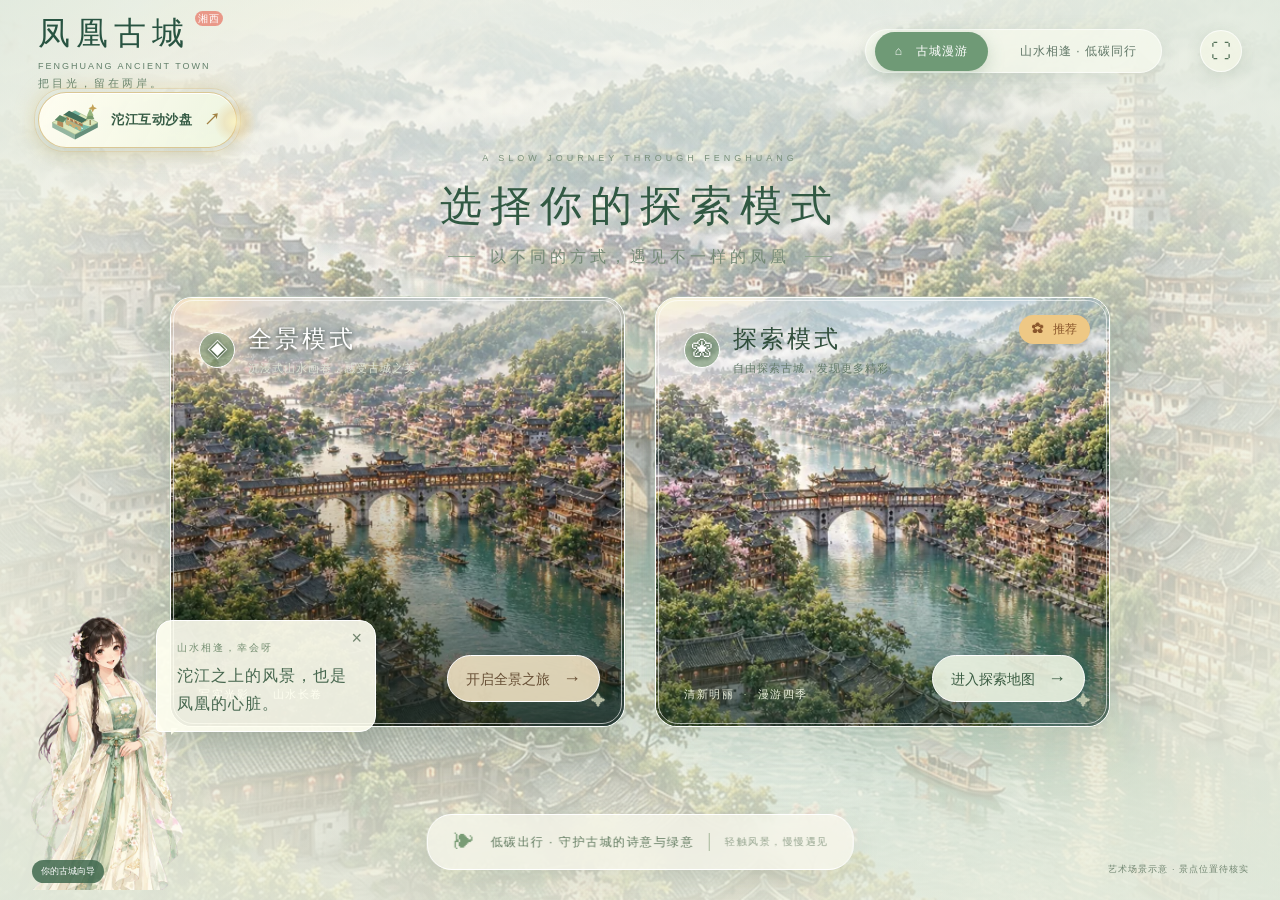
<file: index.html>
<!doctype html>
<html lang="zh-CN">
<head>
  <meta charset="UTF-8">
  <meta name="viewport" content="width=device-width,initial-scale=1,viewport-fit=cover,user-scalable=yes">
  <meta name="theme-color" content="#edf0e5">
  <meta name="description" content="凤凰古城绿色数字漫游地图。沿着沱江，探索古城的风景与人文。当前为位置待核实的示意地图。">
  <title>凤凰古城 · 绿色数字漫游</title>
  <link rel="icon" href="assets/favicon.svg" type="image/svg+xml">
  <link rel="stylesheet" href="styles.css">
  <link rel="stylesheet" href="experience.css">
  <link rel="stylesheet" href="scene-upgrade.css">
  <link rel="stylesheet" href="scene-ui.css">
  <link rel="stylesheet" href="scene-refine.css">
  <link rel="stylesheet" href="tuojiang-experience.css?v=entry-2">
  <link rel="stylesheet" href="bridge3d.css?v=residence-1">
  <script defer src="data/places.js?v=residence-1"></script>
  <script defer src="app.js"></script>
  <script defer src="scenes.js"></script>
  <script defer src="scene-assets.js"></script>
  <script defer src="scene-refinements.js"></script>
  <script defer src="exploration-scenes.js?v=residence-1"></script>
  <script defer src="bridge3d.js?v=residence-1"></script>
  <script defer src="experience.js"></script>
  <script defer src="scene-layers.js"></script>
  <script defer src="scene-ui.js"></script>
  <script defer src="scene-effects.js"></script>
  <script defer src="tuojiang-experience.js"></script>
</head>
<body data-screen="landing" data-mode="explore" data-season="spring">
  <svg class="icon-defs" xmlns="http://www.w3.org/2000/svg" aria-hidden="true"><defs>
    <symbol id="i-search" viewBox="0 0 24 24"><circle cx="10.5" cy="10.5" r="6.5"/><path d="m16 16 4.5 4.5"/></symbol>
    <symbol id="i-pin" viewBox="0 0 24 24"><path d="M19 10c0 5-7 11-7 11S5 15 5 10a7 7 0 1 1 14 0Z"/><circle cx="12" cy="10" r="2.5"/></symbol>
    <symbol id="i-map" viewBox="0 0 24 24"><path d="m3 5 6-2 6 3 6-2v15l-6 2-6-3-6 2V5Z"/><path d="M9 3v15M15 6v15"/></symbol>
    <symbol id="i-route" viewBox="0 0 24 24"><circle cx="6" cy="5" r="2"/><circle cx="18" cy="19" r="2"/><path d="M8 5h8a4 4 0 0 1 0 8H8a3 3 0 0 0 0 6h8"/></symbol>
    <symbol id="i-book" viewBox="0 0 24 24"><path d="M12 5c-3-2-6-2-9-1v15c3-1 6-1 9 1 3-2 6-2 9-1V4c-3-1-6-1-9 1Zm0 0v15"/></symbol>
    <symbol id="i-user" viewBox="0 0 24 24"><circle cx="12" cy="8" r="4"/><path d="M4 21v-2a8 8 0 0 1 16 0v2"/></symbol>
    <symbol id="i-locate" viewBox="0 0 24 24"><circle cx="12" cy="12" r="6.5"/><circle cx="12" cy="12" r="2"/><path d="M12 2v3.5M12 18.5V22M2 12h3.5M18.5 12H22"/></symbol>
    <symbol id="i-reset" viewBox="0 0 24 24"><path d="M4 10a8 8 0 1 1 1 8M4 4v6h6"/></symbol>
    <symbol id="i-arrow" viewBox="0 0 24 24"><path d="M4 12h15m-6-6 6 6-6 6"/></symbol>
    <symbol id="i-leaf" viewBox="0 0 24 24"><path d="M20 3C7 1 1 10 7 17c6 6 14 0 13-14Z"/><path d="m4 21 11-11"/></symbol>
    <symbol id="i-close" viewBox="0 0 24 24"><path d="m6 6 12 12M18 6 6 18"/></symbol>
    <symbol id="i-temple" viewBox="0 0 24 24"><path d="m3 8 9-5 9 5M4 9h16M6 10v8m6-8v8m6-8v8M3 20h18M2 7l1 2m19-2-1 2"/></symbol>
    <symbol id="i-water" viewBox="0 0 24 24"><path d="M2 7c3-4 5 4 9 0s6 4 11 0M2 12c3-4 5 4 9 0s6 4 11 0M2 17c3-4 5 4 9 0s6 4 11 0"/></symbol>
    <symbol id="i-wall" viewBox="0 0 24 24"><path d="M3 5h4v4h3V5h4v4h3V5h4v16H3V5Z"/><path d="M9 21v-5a3 3 0 0 1 6 0v5"/></symbol>
  </defs></svg>
  <section class="welcome" id="welcome" aria-labelledby="welcome-title">
    <img class="welcome-landscape" src="assets/scene-spring.webp" alt="沱江与古城山水艺术场景" fetchpriority="high">
    <div class="welcome-wash"></div><div class="petals" aria-hidden="true"><i></i><i></i><i></i><i></i><i></i><i></i></div>
    <header class="welcome-header"><a class="wordmark" href="#" aria-label="凤凰古城首页"><span>凤凰古城<i>湘西</i></span><small>FENGHUANG ANCIENT TOWN</small><em>把目光，留在两岸。</em></a>
      <button type="button" class="tuojiang-entry" id="open-tuojiang" aria-label="体验会动的沱江，进入互动沙盘">
        <svg class="tuojiang-sandbox-icon" viewBox="0 0 64 54" aria-hidden="true">
          <path d="m5 30 27 14v6L5 36Z" fill="#94b6a1"/><path d="m32 44 27-14v6L32 50Z" fill="#668f7b"/>
          <path d="m5 30 27-14 27 14-27 14Z" fill="#dce8bd" stroke="#a5bb8b" stroke-width=".8"/>
          <path d="m23 21 9-5 7 4c-7 4-10 7-5 10l16 5-11 6-15-8c-5-3-6-7-1-12Z" fill="#79b9a5"/>
          <path d="m30 21-5 4c-3 4 2 6 8 9l8 3" fill="none" stroke="#d2f0de" stroke-width="1.3" stroke-linecap="round"/>
          <path d="m21 26 18 9v5l-4-2v-2l-3-1v2l-4-2v-2l-3-1v2l-4-2Z" fill="#c6ad75"/>
          <path d="m22 22 19 9v4l-19-9Z" fill="#a77a50"/><path d="m25 24 1 4m4-2 1 4m4-2 1 4" stroke="#f4d8a0" stroke-width="1.2"/>
          <path d="m18 21 7-5 22 11-7 4Z" fill="#426f5b"/><path d="m18 21 22 10 7-4" fill="none" stroke="#d5c58c" stroke-width="1.1" stroke-linejoin="round"/>
          <path d="m11 27 7 3v6l-7-3Z" fill="#b38b5b"/><path d="m8 27 6-6 8 4-4 5Z" fill="#5d8865"/>
          <path d="M50 27v6" stroke="#8e8052" stroke-width="1.5"/><path d="m45 26 5-11 5 11Z" fill="#77996c"/><path d="m46 22 4-9 4 9Z" fill="#97b47c"/>
          <path d="m53 8 1.5 3.5L58 13l-3.5 1.5L53 18l-1.5-3.5L48 13l3.5-1.5Z" fill="#c3a257"/>
        </svg>
        <span>沱江互动沙盘</span><span class="tuojiang-entry-arrow" aria-hidden="true">↗</span>
      </button>
      <nav class="welcome-nav" aria-label="体验导航"><span class="current">⌂ &nbsp; 古城漫游</span><span>山水相逢 · 低碳同行</span></nav><button class="round-button fullscreen-button" aria-label="进入全屏" title="进入全屏">⛶</button></header>
    <div class="welcome-intro"><p class="spaced-label">A SLOW JOURNEY THROUGH FENGHUANG</p><h1 id="welcome-title">选择你的探索模式</h1><p class="welcome-subtitle"><span></span>以不同的方式，遇见不一样的凤凰<span></span></p></div>
    <div class="mode-cards">
      <button class="mode-card cinematic" data-enter-mode="panorama" aria-label="开启全景之旅，写实光影风格"><img src="assets/preview-cinematic.webp" alt="黛瓦与暖色光影中的古城全景"><span class="mode-card-shade"></span><span class="mode-top"><span class="mode-symbol">◈</span><span><b>全景模式</b><small>沉浸式山水画卷，感受古城之美</small></span></span><span class="mode-bottom"><span class="mode-tags">写实光影 <i>·</i> 山水长卷</span><span class="enter-label">开启全景之旅 <span>→</span></span></span><span class="corner-ornament" aria-hidden="true">✦</span></button>
      <div class="explore-mode-option"><button class="mode-card fresh" data-enter-mode="explore" aria-label="进入探索地图，清新明丽风格"><img src="assets/preview-spring.webp" alt="花木与碧水环绕的清新古城"><span class="mode-card-shade"></span><span class="recommended">✿ &nbsp; 推荐</span><span class="mode-top"><span class="mode-symbol">❀</span><span><b>探索模式</b><small>自由探索古城，发现更多精彩</small></span></span><span class="mode-bottom"><span class="mode-tags">清新明丽 <i>·</i> 漫游四季</span><span class="enter-label">进入探索地图 <span>→</span></span></span><span class="corner-ornament" aria-hidden="true">✦</span></button></div>
    </div>
    <div class="welcome-footer"><span class="footer-leaf">❧</span><span>低碳出行 · 守护古城的诗意与绿意</span><span class="footer-separator"></span><small>轻触风景，慢慢遇见</small></div>
    <p class="welcome-note">艺术场景示意 · 景点位置待核实</p><p class="rotate-hint">↻ 横屏游览，山水更开阔</p>
  </section>
  <main class="app" id="app" inert>
    <section class="map-viewport" id="map" aria-label="凤凰古城交互示意地图，可拖动及双指缩放" tabindex="0">
      <div class="map-world" id="map-world">
        <div class="scene-camera" id="scene-camera">
        <img class="map-art" id="map-art" src="assets/scene-spring.webp" width="1600" height="1000" alt="凤凰古城2.5D艺术场景，地形与景点位置待核实" draggable="false">
        <div class="scene-depth" id="scene-depth" aria-hidden="true"></div>
        <div class="scene-water" id="scene-water" aria-hidden="true" hidden><div class="water-flow"></div></div>
        <canvas id="scene-effects" class="scene-effects" width="960" height="600" aria-hidden="true"></canvas>
        <div id="scene-occlusion" class="scene-occlusion" aria-hidden="true"></div>
        <div class="map-fallback" id="map-fallback" hidden><span>凤凰古城</span><p>底图暂时无法显示，仍可选择景点了解古城。</p><button id="retry-map" type="button">重新加载底图</button></div>
        <div id="hotspots" class="hotspots"></div>
        <div id="scene-interactions" class="scene-interactions"></div>
        <span class="world-label river-label" style="left:1075px;top:860px">沱 江 <small>TUOJIANG RIVER</small></span>
        <span class="world-label town-label" style="left:590px;top:540px">凤 凰 古 城<small>FENGHUANG OLD TOWN</small></span>
        </div>
      </div>
    </section>

    <header class="header">
      <div class="identity"><span class="brand-seal" aria-hidden="true">凤<br>凰</span><div><p class="eyebrow">湘西 · 湖南 <span></span> 绿色数字漫游</p><h1>凤凰古城</h1></div><span class="edition">古城漫游<br><b>VOL. 01</b></span></div>
      <p class="literary-title">把目光，留在两岸。</p>
      <div class="search-wrap"><svg class="icon"><use href="#i-search"/></svg><input id="search" type="search" placeholder="寻找一处风景" aria-label="搜索五个景点" autocomplete="off" maxlength="40"><kbd aria-hidden="true">⌕</kbd></div>
      <div class="filters" role="group" aria-label="景点分类"><button class="filter active" data-filter="all" aria-pressed="true">全部 <span>05</span></button><button class="filter" data-filter="culture" aria-pressed="false">文化</button><button class="filter" data-filter="nature" aria-pressed="false">自然</button><button class="filter" data-filter="history" aria-pressed="false">历史</button></div>
      <div class="search-results glass" id="search-results" hidden></div>
    </header>
    <div class="scene-toolbar glass"><button id="choose-mode">‹ 选择模式</button><div class="mode-switch" role="group" aria-label="场景风格"><button data-mode="panorama" aria-pressed="false">全景</button><button data-mode="explore" class="active" aria-pressed="true">探索</button></div><span class="toolbar-line"></span><div class="season-switch" role="group" aria-label="古城四季"><button data-season="spring" class="active" aria-pressed="true"><span>❀</span>春</button><button data-season="summer" aria-pressed="false"><span>☀</span>夏</button><button data-season="autumn" aria-pressed="false"><span>❧</span>秋</button><button data-season="winter" aria-pressed="false"><span>❄</span>冬</button></div></div>
    <button class="map-fullscreen round-button fullscreen-button" aria-label="进入全屏">⛶</button>
    <div class="season-caption" id="season-caption"><span>SPRING · 春</span><b>一江春水，两岸花开。</b></div>

    <aside class="travel-note"><span class="note-line"></span><span>一座古城，一江往事。</span><small>EXPLORE AT YOUR OWN PACE</small></aside>
    <div class="map-badge glass"><span class="status-dot"></span>2.5D 古城漫游 <span class="badge-divider"></span><span>艺术示意 · 位置待核实</span></div>
    <div class="map-controls glass" aria-label="地图控制"><button id="locate" aria-label="回到初始视角" title="回到初始视角"><svg class="icon"><use href="#i-locate"/></svg></button><span class="control-divider"></span><button id="zoom-in" aria-label="放大地图" title="放大地图"><span class="plus">+</span></button><button id="zoom-out" aria-label="缩小地图" title="缩小地图"><span class="minus">−</span></button><span class="control-divider"></span><button id="reset" aria-label="复位地图" title="复位地图"><svg class="icon"><use href="#i-reset"/></svg></button></div>
    <div class="orientation" aria-hidden="true"><b>N</b><svg width="38" height="44" viewBox="0 0 38 44"><path d="m19 3 10 30-10-7-10 7Z" fill="#3d6359"/><path d="m19 3 0 23-10 7Z" fill="#a2b6a5"/></svg><span>斜俯视 · 示意</span></div>

    <section class="place-card glass" id="place-card" aria-label="景点介绍" hidden></section>
    <button class="explore-prompt glass" id="explore-prompt" hidden><span class="prompt-icon"><svg class="icon"><use href="#i-leaf"/></svg></span><span><b>沿着沱江，发现凤凰</b><small>轻触地图上的标记，开启古城漫游</small></span><svg class="icon"><use href="#i-arrow"/></svg></button>
    <div class="bottom-bar"><div class="map-caption"><span class="leaf-dot"><svg class="icon"><use href="#i-leaf"/></svg></span><span>让脚步慢下来<small>LOW-CARBON EXPLORATION</small></span></div><nav class="bottom-nav glass" aria-label="底部导航"><button class="nav-item active" aria-current="page" id="nav-map"><svg class="icon"><use href="#i-map"/></svg><span>地图</span><i></i></button><button class="nav-item" data-pending="路线" aria-label="路线，暂未开放"><svg class="icon"><use href="#i-route"/></svg><span>路线</span><small>待开放</small></button><button class="nav-item" data-pending="文化" aria-label="文化，暂未开放"><svg class="icon"><use href="#i-book"/></svg><span>文化</span><small>待开放</small></button><button class="nav-item" data-pending="我的" aria-label="我的，暂未开放"><svg class="icon"><use href="#i-user"/></svg><span>我的</span><small>待开放</small></button></nav><span class="gesture-hint" id="gesture-hint">拖动探索 · 双指缩放<small>5 处风景，等你停留</small></span></div>
    <div class="toast glass" id="toast" role="status" aria-live="polite" hidden></div>
    <dialog class="detail-dialog" id="details" aria-labelledby="detail-title"><div id="detail-content"></div><button class="dialog-close" id="close-details" aria-label="关闭详情"><svg class="icon"><use href="#i-close"/></svg></button></dialog>
    <noscript><div class="noscript">请启用 JavaScript 以拖动地图和查看景点。当前底图为位置待核实的示意地图。</div></noscript>
  </main>
  <aside class="guide-companion" id="guide-companion" aria-label="古城导览角色"><button class="guide-character" id="guide-character" aria-label="向导招手，重看景点介绍"><img src="assets/guide.webp" alt="身穿浅绿衣裙的古城导览角色"><img class="guide-arm" src="assets/guide-arm.webp" alt="" aria-hidden="true"><span class="guide-name">你的古城向导</span></button><div class="guide-bubble" id="guide-bubble"><button id="guide-close" aria-label="收起导览文字">×</button><span class="guide-kicker">山水相逢，幸会呀</span><p id="guide-text" aria-live="polite">选一种喜欢的风景，<br>我们一起，慢慢走进凤凰。</p></div></aside>
  <section class="bridge-view" id="bridge-view" hidden aria-label="虹桥3D深入探索"><div id="bridge-canvas"></div><div class="bridge-vignette"></div><header class="bridge-header"><button id="bridge-back" class="glass">← 返回地图</button><div><h1>虹桥</h1><p>沱江之上的风景，也是凤凰的心脏。</p></div><button class="round-button fullscreen-button" aria-label="进入全屏">⛶</button></header><div class="time-switch glass" aria-label="虹桥时光切换"><button data-time="dawn" aria-pressed="false">◒<span>清晨</span></button><button data-time="day" class="active" aria-pressed="true">☀<span>白天</span></button><button data-time="dusk" aria-pressed="false">◓<span>黄昏</span></button><button data-time="night" aria-pressed="false">☾<span>夜晚</span></button></div><div class="bridge-location"><span>HONGQIAO · IMMERSIVE JOURNEY</span><h2 id="bridge-location-title">临水望虹桥</h2><p id="bridge-location-desc">把脚步放慢，让一江风景靠近。</p></div><div class="bridge-help glass"><span>单指转动视角 · 双指拉近</span><small>外观样段 · 非实测复原</small></div><nav class="bridge-stops glass" aria-label="虹桥观察位置"><button data-stop="bank" class="active" aria-pressed="true"><small>01</small>河岸</button><span>—</span><button data-stop="entrance" aria-pressed="false"><small>02</small>桥头</button><span>—</span><button data-stop="detail" aria-pressed="false"><small>03</small>廊窗</button><button data-stop="arch" aria-pressed="false"><small>04</small>桥下</button><button data-stop="deck" aria-pressed="false"><small>05</small>桥上</button><button id="bridge-reset" aria-label="复位3D视角">↺</button></nav><p id="bridge-asset-note" class="bridge-asset-note" hidden>部分材质暂未加载，已显示基础外观。</p><div class="bridge-loading glass" id="bridge-loading" role="status">正在走近虹桥…</div><div class="bridge-error glass" id="bridge-error" hidden><h2>暂时无法打开3D场景</h2><p id="bridge-error-message">可返回地图继续漫游，或重新加载场景。</p><button id="bridge-retry">重新加载</button><button id="bridge-error-back">返回地图</button></div></section>
  <div class="scene-loading" id="scene-loading" hidden role="status">正在铺开这一季的山水…</div>
</body>
</html>
</file>
<file: styles.css>
@charset "UTF-8";
:root{--ink:#254d40;--muted:#748277;--green:#375d49;--paper:#f4f4ea;--line:rgba(58,84,60,.13);--shadow:0 12px 40px #31483112;--safe-bottom:env(safe-area-inset-bottom,0px)}
*{box-sizing:border-box}html,body{margin:0;width:100%;height:100%;overflow:hidden;overscroll-behavior:none}body{font-family:"PingFang SC","Microsoft YaHei",sans-serif;color:var(--ink);background:#e5eadc;-webkit-tap-highlight-color:transparent}button,input{font:inherit}button{cursor:pointer;color:inherit}button:disabled{cursor:default;opacity:.35}button:focus-visible,input:focus-visible,[tabindex]:focus-visible{outline:2px solid #476f50;outline-offset:4px}button{border:0}button:active{transform:translateY(1px)}[hidden]{display:none!important}.icon-defs{position:absolute;width:0;height:0;overflow:hidden}.icon{width:22px;height:22px;fill:none;stroke:currentColor;stroke-width:1.6;stroke-linecap:round;stroke-linejoin:round;flex-shrink:0}.app{height:100%;height:100dvh;position:relative;isolation:isolate;overflow:hidden}.glass{background:rgba(253,253,245,.86);border:1px solid #ffffffcf;box-shadow:var(--shadow);backdrop-filter:blur(18px);-webkit-backdrop-filter:blur(18px)}
.map-viewport{position:absolute;inset:0;overflow:hidden;touch-action:none;cursor:grab;user-select:none;-webkit-user-select:none;background:radial-gradient(ellipse at 65% 40%,#dde8d7,#e7ebdc 80%)}.map-viewport.dragging{cursor:grabbing}.map-viewport:after{content:"";position:absolute;inset:0;pointer-events:none;background:linear-gradient(90deg,#f2f4eac9 0%,#f1f3e640 24%,transparent 43%),linear-gradient(0deg,#e9eee0aa,transparent 24%,transparent 88%,#eef0e650)}.map-world{position:absolute;left:0;top:0;width:1600px;height:1000px;transform-origin:0 0;will-change:transform}.map-art{position:absolute;inset:0;width:1600px;height:1000px;object-fit:cover;pointer-events:none;user-select:none}.map-fallback{position:absolute;inset:0;background:#d9e3d2;display:flex;align-items:center;justify-content:center;flex-direction:column;background-image:repeating-linear-gradient(35deg,transparent,transparent 60px,#9db8a226 61px,#9db8a226 62px)}.map-fallback>span{font-family:serif;font-size:54px}.map-fallback p{font-size:18px}.map-fallback button{padding:16px 24px;border-radius:8px;background:#f8f8ed}.hotspots{position:absolute;inset:0;pointer-events:none}.hotspot{position:absolute;display:flex;align-items:center;gap:8px;padding:0;background:none;white-space:nowrap;pointer-events:auto;transform:translate(-22px,-52px) scale(var(--inverse-scale,1));transform-origin:22px 52px;z-index:2;min-height:48px;touch-action:none}.hotspot:active{transform:translate(-22px,-52px) scale(var(--inverse-scale,1))}.pin-icon{display:grid;place-items:center;width:44px;height:44px;background:#fbfcf1;border:1px solid #fff;border-radius:15px 15px 15px 3px;box-shadow:0 5px 15px #354a3d29;transform:rotate(-45deg);transition:background .2s,color .2s}.pin-icon>.icon{transform:rotate(45deg);width:23px;height:23px}.pin-label{padding:8px 12px;background:#fafbefed;border:1px solid white;border-radius:8px;box-shadow:0 4px 16px #354a3d16;font-size:13px;letter-spacing:1px;font-weight:500}.hotspot.selected{z-index:5}.hotspot.selected .pin-icon{color:#fff;background:#375d49;border-color:#375d49}.hotspot.selected .pin-label{color:#fff;background:#375d49;border-color:#375d49}.hotspot.selected:before{content:"";position:absolute;width:54px;height:18px;border:1px solid #53785577;border-radius:50%;left:-5px;top:45px;animation:pin-breathe 3.5s ease-in-out infinite}.world-label{position:absolute;pointer-events:none;color:#667d67;font-family:"STSong","SimSun",serif;font-size:26px;letter-spacing:10px;text-shadow:0 1px 6px #f7f7e1}.world-label small{display:block;font:8px/2 sans-serif;letter-spacing:3px}.river-label{transform:rotate(28deg);color:#3b7f75}.town-label{opacity:.6;font-size:21px}
.header{position:absolute;z-index:10;left:42px;top:34px;width:330px;pointer-events:none}.header>*{pointer-events:auto}.identity{display:flex;align-items:center;gap:13px}.brand-seal{width:35px;height:45px;border:1px solid #748466;border-radius:3px;display:grid;place-content:center;font-family:serif;font-size:15px;line-height:18px;color:#637557;transform:rotate(-4deg)}.eyebrow{margin:0 0 6px;font-size:10px;letter-spacing:2px;color:#6c7b64;display:flex;align-items:center;gap:8px}.eyebrow>span{width:3px;height:3px;background:#89997c;border-radius:50%}h1{margin:0;font-family:"STSong","Songti SC","SimSun",serif;font-size:34px;font-weight:500;letter-spacing:7px}.edition{margin-left:auto;border-left:1px solid #91a38755;padding-left:13px;font-size:9px;line-height:1.9;color:#7c8c71;letter-spacing:2px}.edition b{font-size:8px;font-weight:500;letter-spacing:1.5px}.literary-title{font-family:"STSong","Songti SC","SimSun",serif;font-size:25px;font-weight:400;letter-spacing:3px;margin:28px 0 25px;color:#4f6650}.search-wrap{height:48px;border:1px solid #fff;background:#fffff7c9;border-radius:12px;box-shadow:0 4px 20px #4c5d3a06;display:flex;align-items:center;padding:0 15px;gap:11px;backdrop-filter:blur(12px)}.search-wrap .icon{width:18px;height:18px;color:#778770}.search-wrap input{width:100%;border:0;outline:none;background:transparent;color:var(--ink);font-size:12px;min-width:0}.search-wrap input::placeholder{color:#8c9684;letter-spacing:1px}.search-wrap kbd{font-size:19px;color:#9ca68f;font-family:inherit}.filters{display:flex;gap:7px;margin-top:13px}.filter{border-radius:22px;padding:10px 19px;min-height:40px;font-size:12px;background:#fcfdf182;border:1px solid #ffffff9c;letter-spacing:1px;transition:background .2s}.filter span{font-size:9px;opacity:.65;margin-left:4px}.filter.active{background:#3f624b;color:#fff;border-color:#3f624b;box-shadow:0 3px 12px #48624b1f}.search-results{margin-top:12px;padding:8px;border-radius:12px}.search-result{background:none;display:flex;justify-content:space-between;align-items:center;width:100%;min-height:46px;padding:10px;border-radius:7px;text-align:left;font-size:13px}.search-result:hover{background:#dce7d59c}.search-result small{font-size:10px;color:#899280}.no-results{font-size:12px;line-height:1.8;padding:8px;color:#75816d}
.travel-note{position:absolute;right:40px;top:40px;display:flex;flex-direction:column;align-items:flex-end;gap:8px;color:#63775a;font-family:serif;font-size:15px;letter-spacing:3px}.travel-note small{font:8px sans-serif;letter-spacing:2px;opacity:.65}.note-line{width:36px;height:1px;background:#829776;margin-bottom:7px}.map-badge{position:absolute;top:34px;left:50%;transform:translateX(-50%);display:flex;align-items:center;gap:9px;border-radius:30px;padding:10px 15px;font-size:10px;white-space:nowrap;color:#62745b;letter-spacing:.6px;pointer-events:none}.status-dot{width:5px;height:5px;border-radius:50%;background:#6e9271}.badge-divider{height:10px;width:1px;background:#a3af9577}.map-badge>span:last-child{font-size:9px;color:#8a957d}.map-controls{position:absolute;z-index:8;right:33px;top:44%;display:flex;flex-direction:column;padding:5px;border-radius:15px;gap:2px}.map-controls button{width:44px;height:44px;display:grid;place-items:center;background:transparent;border-radius:9px}.map-controls button:hover{background:#e0e8d699}.control-divider{height:1px;margin:3px 9px;background:var(--line)}.plus,.minus{font-size:26px;font-weight:300;line-height:1}.orientation{position:absolute;right:40px;bottom:142px;display:flex;align-items:center;flex-direction:column;color:#5b785c;gap:3px;pointer-events:none}.orientation b{font-size:10px;font-weight:500}.orientation span{font-size:9px;letter-spacing:1px;margin-top:5px;opacity:.75}
.place-card{position:absolute;z-index:9;left:42px;bottom:133px;width:350px;border-radius:18px;padding:10px;animation:card-in .25s ease-out}.card-visual{position:relative;height:133px;border-radius:11px;overflow:hidden;background:#d5dfc6}.card-visual img{width:100%;height:100%;object-fit:cover;display:block}.card-visual:after{content:"";position:absolute;inset:0;background:linear-gradient(transparent 50%,#243c2329)}.image-tag{position:absolute;left:10px;top:10px;padding:5px 8px;background:#fafbf1de;backdrop-filter:blur(8px);border-radius:5px;font-size:8px;letter-spacing:1px;color:#607053;z-index:1}.card-index{position:absolute;left:13px;bottom:10px;color:#fff;font-size:9px;letter-spacing:2px;z-index:1;text-shadow:0 1px 5px #234}.close-card{position:absolute;right:8px;top:8px;width:36px;height:36px;border-radius:50%;background:#fffff4d6;display:grid;place-items:center;z-index:2}.close-card .icon{width:16px;height:16px}.card-body{padding:15px 10px 9px}.card-heading{display:flex;justify-content:space-between;align-items:center;gap:10px}.card-heading h2{font-family:"STSong","Songti SC","SimSun",serif;font-size:25px;font-weight:500;margin:0;letter-spacing:3px}.category-tag{font-size:10px;border:1px solid #aaba9959;color:#7b8e6d;border-radius:5px;padding:4px 7px;white-space:nowrap}.card-description{font-size:11px;line-height:1.9;letter-spacing:.4px;color:#7c8772;margin:11px 0 16px}.card-actions{display:flex;gap:9px}.detail-button{background:#3d604a;color:#fff;display:flex;align-items:center;justify-content:center;gap:25px;min-height:43px;border-radius:9px;font-size:11px;letter-spacing:2px;flex:1}.detail-button .icon{width:16px;height:16px}.explore-button{background:#eff2e6;border:1px solid #dce3d0;border-radius:9px;padding:0 13px;font-size:11px;letter-spacing:1px;min-height:43px}.explore-button small{font:8px sans-serif;display:block;color:#88977a;margin-top:2px;letter-spacing:1px}.card-foot{display:flex;align-items:center;justify-content:space-between;color:#96a089;font-size:8px;letter-spacing:1px;margin-top:13px}.card-foot .icon{width:11px;height:11px;margin-right:4px;vertical-align:-2px}.explore-prompt{position:absolute;left:42px;bottom:142px;border-radius:14px;display:flex;align-items:center;gap:14px;padding:18px 20px;text-align:left}.prompt-icon{background:#e0e8d7;width:40px;height:40px;border-radius:12px;display:grid;place-items:center}.explore-prompt b{font-family:serif;font-size:17px;font-weight:500;letter-spacing:1px}.explore-prompt small{display:block;margin-top:7px;font-size:9px;color:#8a967c}.explore-prompt>.icon{width:17px;margin-left:15px}
.bottom-bar{position:absolute;bottom:26px;left:42px;right:40px;display:flex;align-items:center;justify-content:space-between;pointer-events:none}.bottom-bar>*{pointer-events:auto}.map-caption{display:flex;align-items:center;gap:10px;font-family:serif;font-size:12px;letter-spacing:2px;color:#6f8360}.leaf-dot{width:32px;height:32px;border:1px solid #93a58170;border-radius:50%;display:grid;place-items:center}.leaf-dot .icon{width:17px;height:17px}.map-caption small{display:block;font:7px sans-serif;letter-spacing:1.2px;margin-top:6px;color:#8f9e81}.bottom-nav{display:flex;align-items:center;padding:7px 16px;border-radius:21px;gap:12px;position:absolute;left:50%;transform:translateX(-50%);bottom:0}.nav-item{position:relative;min-width:64px;height:57px;display:flex;flex-direction:column;align-items:center;justify-content:center;gap:5px;background:none;color:#8e9b81;font-size:10px}.nav-item .icon{width:21px;height:21px}.nav-item.active{color:#365b41;background:#e4ebdc;border-radius:13px}.nav-item.active i{width:3px;height:3px;border-radius:50%;background:#537348;position:absolute;bottom:2px}.nav-item small{position:absolute;top:0;right:-3px;font-size:6px;color:#8d9c7b;background:#f2f4e7;padding:2px 3px;border-radius:3px}.gesture-hint{color:#7e8e71;font-size:10px;letter-spacing:1px;text-align:right}.gesture-hint small{display:block;font-size:8px;opacity:.65;letter-spacing:1.5px;margin-top:8px}.toast{position:absolute;z-index:30;left:50%;bottom:115px;transform:translateX(-50%);padding:13px 20px;border-radius:12px;max-width:90%;width:max-content;font-size:12px;text-align:center;line-height:1.8}.detail-dialog{width:min(440px,calc(100% - 36px));max-height:80vh;border:1px solid #fff;border-radius:22px;background:#f8f9ee;padding:0;box-shadow:0 24px 100px #233f3d40;color:var(--ink);overflow-y:auto}.detail-dialog::backdrop{background:#233b3266;backdrop-filter:blur(5px)}.dialog-close{position:absolute;top:12px;right:12px;width:40px;height:40px;border-radius:50%;background:#fffff4db;display:grid;place-items:center}.detail-image{width:100%;height:210px;object-fit:cover;background:#dbe5ce}.detail-copy{padding:25px 28px}.detail-copy h2{font:30px serif;letter-spacing:3px;margin:0 0 15px}.detail-copy p{font-size:13px;line-height:2;color:#6f7e68}.detail-copy .detail-quote{font:18px/1.9 serif;color:#456149}.detail-notice{padding:13px;background:#eaf0df;border-radius:9px;font-size:11px!important}.noscript{position:absolute;bottom:120px;left:15px;right:15px;background:#fff;padding:20px}
@keyframes pin-breathe{0%,100%{opacity:.3;transform:scale(.9)}50%{opacity:.65;transform:scale(1.12)}}@keyframes card-in{from{opacity:0;translate:0 10px}to{opacity:1;translate:0 0}}
@media(min-width:1450px){.header{left:54px;top:45px}.place-card,.explore-prompt{left:54px;bottom:145px}.literary-title{font-size:29px}.travel-note{right:50px;top:50px}.map-badge{top:45px}}
@media(max-width:900px) and (min-width:601px){.travel-note{display:none}.map-badge{left:auto;right:25px;transform:none;top:30px}.map-badge>span:last-child,.badge-divider{display:none}.header{left:25px;width:300px}.place-card,.explore-prompt{left:25px;width:320px}.bottom-bar{left:25px;right:25px}.map-caption{display:none}.bottom-nav{position:relative;left:0;transform:none}.map-controls{right:22px}.orientation{right:26px}}
@media(max-width:600px){.header{left:20px;right:20px;top:calc(19px + env(safe-area-inset-top,0px));width:auto}.identity{gap:10px}.brand-seal{width:28px;height:35px;font-size:12px;line-height:14px}h1{font-size:26px;letter-spacing:5px}.eyebrow{font-size:8px;letter-spacing:1.5px;margin-bottom:5px}.edition{font-size:8px;padding-left:10px;line-height:1.8}.edition b{font-size:7px}.literary-title{font-size:23px;letter-spacing:2px;margin:17px 0 17px}.search-wrap{height:44px;border-radius:11px;max-width:none}.search-wrap input{font-size:12px}.filters{gap:8px;margin-top:11px}.filter{padding:9px 17px;min-height:40px;font-size:11px}.travel-note{display:none}.map-badge{left:20px;top:auto;bottom:calc(102px + var(--safe-bottom));transform:none;padding:7px 10px;font-size:8px;gap:6px;max-width:calc(100% - 90px)}.map-badge>span:last-child{font-size:8px}.map-controls{right:16px;top:calc(50% - 32px);border-radius:13px;padding:3px}.map-controls button{width:42px;height:42px}.map-controls .icon{width:20px;height:20px}.control-divider{margin:1px 8px}.orientation{right:24px;bottom:calc(113px + var(--safe-bottom));gap:0}.orientation svg{width:27px;height:31px}.orientation span{font-size:7px;margin-top:3px}.orientation b{font-size:8px}.map-viewport:after{background:linear-gradient(180deg,#f2f4e8f5 0%,#f0f3e4e6 17%,#edf0e560 30%,transparent 45%,transparent 70%,#e9efdfa1 90%)}.place-card{left:16px;right:16px;bottom:calc(142px + var(--safe-bottom));width:auto;border-radius:16px;padding:8px;display:grid;grid-template-columns:92px minmax(0,1fr);gap:0;box-shadow:0 8px 35px #3d563921}.card-visual{height:100%;min-height:154px;border-radius:10px}.card-visual img{object-fit:cover;object-position:50% 50%}.image-tag{left:6px;top:6px;font-size:7px;padding:4px 5px;letter-spacing:0}.card-index{left:7px;font-size:7px;letter-spacing:1px;bottom:8px}.close-card{width:28px;height:28px;top:7px;right:7px}.card-body{padding:5px 7px 5px 14px;min-width:0}.card-heading{padding-right:20px;gap:6px}.card-heading h2{font-size:23px;letter-spacing:2px}.category-tag{font-size:8px;padding:3px 5px;letter-spacing:0}.card-description{font-size:10px;line-height:1.9;letter-spacing:0;margin:9px 0 11px}.card-actions{gap:6px}.detail-button{font-size:10px;letter-spacing:1px;gap:9px;min-height:40px}.detail-button .icon{width:13px;height:13px}.explore-button{font-size:9px;padding:0 8px;letter-spacing:0;min-height:40px}.explore-button small{font-size:6px;margin-top:3px}.card-foot{font-size:7px;letter-spacing:0;margin-top:9px}.card-foot>span:last-child{display:none}.explore-prompt{left:16px;right:16px;bottom:calc(146px + var(--safe-bottom));width:auto;padding:15px;border-radius:13px;gap:11px}.explore-prompt b{font-size:16px}.explore-prompt small{font-size:8px}.explore-prompt>.icon{margin-left:auto}.bottom-bar{bottom:0;left:0;right:0;height:calc(88px + var(--safe-bottom));background:linear-gradient(#f3f5eaaa,#f5f6ec);border-top:1px solid #ffffffa6;display:flex;justify-content:center;padding-bottom:var(--safe-bottom)}.bottom-nav{position:relative;left:0;bottom:0;transform:none;padding:0 12px;gap:18px;border-radius:0;background:none;backdrop-filter:none;-webkit-backdrop-filter:none;border:0;box-shadow:none;width:100%;justify-content:space-around}.nav-item{height:62px;min-width:56px;font-size:10px;gap:5px}.nav-item.active{background:#e4eadbd1}.nav-item small{right:0;top:2px;font-size:6px}.map-caption,.gesture-hint{display:none}.toast{bottom:calc(95px + var(--safe-bottom));font-size:11px}.world-label{font-size:22px}.town-label{font-size:20px}.search-results{max-height:220px;overflow:auto}.detail-image{height:180px}.detail-copy{padding:22px}.detail-copy h2{font-size:26px}}
@media(max-height:700px) and (max-width:600px){.header{top:12px}.literary-title{font-size:20px;margin:11px 0 12px}.filters{margin-top:8px}.map-controls{top:38%}.place-card{bottom:calc(126px + var(--safe-bottom))}.card-visual{min-height:139px}.card-description{margin:6px 0 8px}.card-foot{margin-top:7px}.bottom-bar{height:calc(76px + var(--safe-bottom))}.map-badge{bottom:calc(86px + var(--safe-bottom))}.orientation{bottom:calc(96px + var(--safe-bottom))}}
@media(prefers-reduced-motion:reduce){*,*:before,*:after{animation:none!important;transition:none!important;scroll-behavior:auto!important}}
.hotspot{width:44px}.pin-label{position:absolute;left:52px}.hotspot.label-left .pin-label{left:auto;right:52px}.dialog-fallback{position:fixed;inset:0;margin:auto;z-index:50;box-shadow:0 0 0 100vmax #233b3266}
@media(max-width:600px){.map-controls{top:240px}.pin-label{font-size:11px;padding:7px 9px;letter-spacing:.4px}}
@media(max-height:700px) and (max-width:600px){.map-controls{top:185px}}
@media(max-width:360px){.filter{padding:9px 13px}.filters{gap:6px}.card-heading h2{font-size:18px;letter-spacing:1px}.card-heading{gap:4px}.card-body{padding-left:10px}.explore-button{padding:0 5px}.detail-button{gap:3px}.category-tag{font-size:7px}.card-foot{font-size:6px}}
@media(max-height:520px) and (min-width:601px){.header{left:20px;top:16px;width:260px}h1{font-size:26px}.brand-seal{height:36px;width:28px;font-size:12px;line-height:14px}.eyebrow{font-size:8px}.edition{display:none}.literary-title{font-size:20px;margin:11px 0 12px}.search-wrap{height:42px}.filters{gap:6px;margin-top:8px}.filter{padding:8px 13px;min-height:36px;font-size:10px}.travel-note,.orientation,.map-caption,.gesture-hint{display:none}.map-badge{top:18px;right:20px;left:auto;transform:none}.map-controls{right:16px;top:90px}.place-card{left:auto;right:84px;bottom:95px;width:300px;display:grid;grid-template-columns:78px minmax(0,1fr);padding:8px}.card-visual{height:100%;min-height:132px}.card-body{padding:3px 6px 3px 12px}.card-heading h2{font-size:21px}.card-description{font-size:10px;margin:8px 0 11px}.card-foot{font-size:7px;margin-top:10px}.card-foot>span:last-child{display:none}.card-index{font-size:7px;left:6px}.image-tag{font-size:6px;left:4px;top:5px;padding:4px}.close-card{width:28px;height:28px}.card-heading{padding-right:17px;gap:5px}.category-tag{font-size:8px}.detail-button{min-height:38px;gap:8px;font-size:10px}.explore-button{min-height:38px;font-size:9px;padding:0 6px}.explore-button small{font-size:6px}.bottom-bar{left:20px;right:20px;bottom:12px}.bottom-nav{position:absolute;left:50%;transform:translateX(-50%);padding:4px 12px}.nav-item{height:50px}.explore-prompt{left:auto;right:84px;bottom:100px;padding:14px;width:300px}.toast{bottom:78px}}
.close-card:before{content:"";position:absolute;inset:-8px;border-radius:50%}
button,input{touch-action:manipulation}.hotspot{touch-action:none}
@media(max-width:600px){.filter{min-height:44px}}
@media(max-height:620px) and (max-width:600px){.header{top:10px}.literary-title{font-size:18px;margin:9px 0 11px}.search-wrap{height:40px}.filters{margin-top:7px}.filter{min-height:36px;padding-top:7px;padding-bottom:7px}.map-controls{top:182px;display:grid;grid-template-columns:repeat(2,44px);gap:2px;padding:3px}.map-controls button{width:44px;height:44px}.map-controls .control-divider{display:none}.card-visual{min-height:126px}.card-description{font-size:9px;line-height:1.7;margin:6px 0 8px}.card-body{padding-top:3px;padding-bottom:3px}.card-foot{margin-top:7px}.card-heading h2{font-size:18px}.category-tag{font-size:7px}}
@media(max-height:620px) and (max-width:600px){.search-wrap{width:calc(100% - 64px)}.filters{gap:5px}.filter{padding-left:10px;padding-right:10px}.map-controls{top:82px;display:flex;flex-direction:column}.map-controls button{width:42px;height:42px}.map-controls .control-divider{display:block}}
@media(max-width:600px){.hotspot.label-left .pin-label{right:8px;top:-32px}}
@media(max-width:360px){.hotspot:not(.selected) .pin-label{display:none}}
@media(min-width:601px) and (max-width:900px){.map-badge>span:last-child{display:inline}.map-badge .badge-divider{display:block}}
</file>
<file: experience.css>
/* Second-stage experience layer. Existing map CSS remains the base fallback. */
:root{--sage:#dcebd4;--deep:#275342;--gold:#e8cf8b;--glass-dark:#1b342dbd}
body[data-screen="landing"]{background:#dce8d5;overflow:hidden}
body[data-screen="map"] .welcome{display:none}body[data-screen="bridge"] .welcome,body[data-screen="bridge"] .app,body[data-screen="bridge"] .guide-companion{display:none!important}
.welcome{position:fixed;z-index:100;inset:0;overflow:hidden;background:#dbe8d7;color:#315640;display:grid;place-items:center;isolation:isolate}.welcome-landscape{position:absolute;inset:0;width:100%;height:100%;object-fit:cover;object-position:center 48%;filter:saturate(.96) contrast(.98);z-index:-3}.welcome-wash{position:absolute;inset:0;z-index:-2;background:linear-gradient(180deg,#f7f8eed9 0%,#f7f7ec6b 26%,#eff2e090 68%,#eef0dfdc 100%),linear-gradient(90deg,#f2f2e7bd,transparent 27%,transparent 73%,#eef0e5a8)}.welcome:after{content:"";position:absolute;inset:0;z-index:-1;background:radial-gradient(ellipse at 50% 54%,transparent 32%,#e6ebdd43 72%,#d8e4d8aa);pointer-events:none}.welcome-header{position:absolute;top:24px;left:38px;right:38px;height:54px;display:flex;align-items:center;gap:30px}.wordmark{display:flex;flex-direction:column;text-decoration:none;color:#285341;line-height:1}.wordmark span{font:32px "STSong","Songti SC",serif;letter-spacing:6px;white-space:nowrap}.wordmark span i{font:10px sans-serif;letter-spacing:1px;font-style:normal;vertical-align:top;margin-left:5px;background:#e99888;color:#fff;border-radius:8px;padding:2px 3px}.wordmark small{font:9px sans-serif;letter-spacing:2px;color:#63806b;margin:5px 0}.wordmark em{font:11px serif;letter-spacing:3px;font-style:normal;color:#61806c}.welcome-nav{height:44px;margin-left:auto;margin-right:8px;display:flex;align-items:center;gap:28px;padding:0 24px;border:1px solid #fff9;border-radius:26px;background:#fbfef2a6;box-shadow:0 5px 22px #5774551a;backdrop-filter:blur(14px);font-size:12px;color:#627868;letter-spacing:1px}.welcome-nav .current{padding:11px 20px;margin-left:-15px;margin-right:4px;border-radius:22px;color:#fff;background:#6f9a76;box-shadow:0 5px 17px #517a5c42}.round-button{border:1px solid #ffffffb8;width:42px;height:42px;border-radius:50%;background:#f4f7e7bd;color:#537158;box-shadow:0 5px 16px #46654821;font-size:20px;display:grid;place-items:center}.fullscreen-button{margin-left:0}.welcome-intro{position:absolute;top:17%;text-align:center}.spaced-label{font:9px sans-serif;letter-spacing:4px;color:#7a917b;margin:0 0 15px}.welcome-intro h1{font:42px "STSong","Songti SC",serif;letter-spacing:8px;font-weight:500;margin:0;color:#315943;text-shadow:0 2px 15px #fff}.welcome-subtitle{font:16px serif;letter-spacing:4px;color:#758a76;margin:13px 0}.welcome-subtitle span{display:inline-block;width:27px;height:1px;background:#91a88e;margin:0 15px 5px}.mode-cards{position:absolute;top:33%;left:50%;transform:translateX(-50%);display:flex;gap:30px;width:min(940px,80vw);height:min(430px,51vh)}.mode-card{position:relative;overflow:hidden;isolation:isolate;flex:1;border:1px solid #fff;background:#e8eddf66;border-radius:22px;box-shadow:0 16px 55px #4a69522b,0 0 0 1px #c2d2bd70;cursor:pointer;color:#365945;text-align:left;padding:0;transition:transform .35s,box-shadow .35s,filter .35s}.mode-card:before{content:"";position:absolute;inset:2px;border:1px solid #ffffff9e;border-radius:20px;z-index:4;pointer-events:none}.mode-card:hover,.mode-card:focus-visible{transform:translateY(-8px);box-shadow:0 20px 65px #3e684b3d,0 0 34px #ecf6c877}.mode-card:focus-visible{outline:2px solid #4f815f;outline-offset:5px}.mode-card img{position:absolute;inset:0;width:100%;height:100%;object-fit:cover;object-position:center;z-index:-2;transition:transform .8s}.mode-card:hover img{transform:scale(1.04)}.mode-card-shade{position:absolute;inset:0;background:linear-gradient(180deg,#eef4eb85 0%,transparent 34%,transparent 54%,#253e2e9c 100%);z-index:-1}.cinematic .mode-card-shade{background:linear-gradient(180deg,#eae8d898 0%,transparent 28%,#18251c4a 64%,#18241bd0 100%)}.mode-top{position:absolute;z-index:2;left:28px;top:25px;display:flex;gap:13px;align-items:center}.mode-symbol{width:36px;height:36px;border:1px solid #fff;border-radius:50%;display:grid;place-items:center;font-size:21px;color:#fff;background:#70926c99;text-shadow:0 1px 5px #243d29}.mode-top b{display:block;font:24px serif;letter-spacing:3px;color:#304e3b}.cinematic .mode-top b{color:#fff;text-shadow:0 2px 5px #14251b}.mode-top small{display:block;font-size:11px;margin-top:6px;letter-spacing:1px;color:#637a68}.cinematic .mode-top small{color:#dce2d4}.recommended{position:absolute;right:19px;top:17px;background:#eec885;color:#8a572c;border-radius:20px;padding:6px 13px;font:12px serif;box-shadow:0 2px 8px #7e5b2d25}.mode-bottom{position:absolute;z-index:2;left:28px;right:24px;bottom:24px;display:flex;align-items:end;justify-content:space-between;gap:12px}.mode-tags{font:11px sans-serif;letter-spacing:1.5px;color:#ebf0dd}.mode-tags i{font-style:normal;color:#b5cca8;margin:0 5px}.enter-label{white-space:nowrap;border:1px solid #fff;border-radius:24px;padding:12px 18px;background:#eef4e3e5;color:#3a5c42;font:14px serif;box-shadow:0 5px 16px #2f523527}.cinematic .enter-label{background:#ecdec0e8;color:#674f35}.enter-label span{font-size:18px;margin-left:10px}.corner-ornament{position:absolute;right:18px;bottom:17px;color:#e6e7ca;font-size:15px;opacity:.75}.welcome-footer{position:absolute;left:50%;transform:translateX(-50%);bottom:30px;display:flex;align-items:center;gap:15px;padding:14px 24px;border:1px solid #fff;border-radius:25px;background:#f9f9edbb;box-shadow:0 8px 28px #526c4a21;color:#5f795e;font-size:12px;letter-spacing:1.5px;white-space:nowrap;backdrop-filter:blur(13px)}.footer-leaf{font-size:22px;color:#799c75}.footer-separator{height:18px;width:1px;background:#a7b89b}.welcome-footer small{font-size:10px;color:#93a38d}.welcome-note{position:absolute;right:31px;bottom:24px;margin:0;color:#718671;font-size:9px;letter-spacing:1px}.rotate-hint{display:none}.app{transition:opacity .45s}.app[hidden],.guide-companion[hidden]{display:none!important}.scene-toolbar{position:absolute;z-index:12;left:50%;top:25px;transform:translateX(-50%);display:flex;align-items:center;gap:10px;padding:7px 11px;border-radius:25px;color:#55715a;font-size:11px;white-space:nowrap}.scene-toolbar button{border:0;background:transparent;border-radius:20px;padding:9px 12px;color:inherit;font-size:11px;cursor:pointer}.scene-toolbar>button:first-child{color:#678066}.mode-switch{display:flex;padding:2px;background:#d7e2d0a6;border-radius:20px}.mode-switch button.active{color:#fff;background:#4d7559;box-shadow:0 2px 8px #42674b42}.toolbar-line{width:1px;height:21px;background:#aebca671}.season-switch{display:flex;gap:3px}.season-switch button{min-width:45px}.season-switch button span{font-size:16px;display:inline-block;margin-right:4px;vertical-align:-1px}.season-switch button.active{color:#fff;background:#6b9270;box-shadow:0 2px 9px #4d795343}.map-fullscreen{position:absolute;z-index:12;top:29px;right:26px}.season-caption{position:absolute;z-index:8;right:28px;top:94px;color:#577257;text-align:right;text-shadow:0 1px 6px #f1f5e6}.season-caption span{display:block;font:9px sans-serif;letter-spacing:2px}.season-caption b{font:16px serif;letter-spacing:2px;font-weight:400}.guide-companion{position:absolute;z-index:16;bottom:20px;left:26px;width:290px;pointer-events:none}.guide-character{position:absolute;bottom:-10px;left:0;width:155px;height:250px;background:transparent;border:0;pointer-events:auto;cursor:pointer;overflow:visible}.guide-character>img:first-child{position:absolute;left:0;bottom:0;width:160px;height:280px;object-fit:contain;object-position:bottom center}.guide-arm{display:none!important}.guide-character:hover{filter:brightness(1.06)}.guide-name{position:absolute;bottom:7px;left:6px;padding:5px 9px;color:#fff;background:#426a50db;border-radius:12px;font-size:9px;white-space:nowrap}.guide-bubble{position:absolute;left:130px;bottom:148px;width:220px;padding:16px 20px 13px;border-radius:16px 16px 16px 4px;background:#fffff1e8;border:1px solid #fff;box-shadow:0 10px 30px #38533b25;color:#47674f;pointer-events:none}.guide-bubble:after{content:"";position:absolute;left:14px;bottom:-11px;border:7px solid transparent;border-top-color:#fffff1e8;border-left:0}.guide-bubble button{position:absolute;right:7px;top:6px;border:0;background:none;color:#71846d;font-size:18px;pointer-events:auto}.guide-kicker{font:10px sans-serif;letter-spacing:2px;color:#789174}.guide-bubble p{font:16px/1.75 serif;margin:7px 0 0;letter-spacing:1px}.scene-interactions{position:absolute;inset:0;z-index:5;pointer-events:none}.water-target{position:absolute;transform:translate(-50%,-50%);width:150px;height:120px;border-radius:50%;pointer-events:auto;background:transparent;border:0}.water-target.splash:after{content:"";position:absolute;inset:20% 10%;border:2px solid #d8f4dd;border-radius:50%;animation:ripple .85s ease-out forwards;pointer-events:none}.ripple{position:absolute;z-index:4;width:15px;height:8px;border:2px solid #d8f4dd;border-radius:50%;pointer-events:none;animation:ripple .85s ease-out forwards;box-shadow:0 0 8px #d1f3d2}.lantern-target{position:absolute;z-index:5;width:35px;height:45px;transform:translate(-50%,-50%);pointer-events:auto;border:0;background:transparent}.lantern-target:after{content:"🏮";font-size:22px;filter:drop-shadow(0 2px 4px #9f6e2e99)}.lantern-target.swing:after{animation:swing .65s ease-in-out 2}.scene-toast{position:absolute;left:50%;bottom:110px;transform:translateX(-50%);z-index:25;background:#fffff1e8;padding:10px 18px;border-radius:17px;font:11px sans-serif;color:#56725a;box-shadow:0 8px 25px #38533b25;animation:fade-toast 2s forwards}.bridge-view{position:fixed;z-index:200;inset:0;background:#122b2b;overflow:hidden;color:#f3f2d8}.bridge-view #bridge-canvas{position:absolute;inset:0}.bridge-view canvas{display:block;width:100%;height:100%;touch-action:none}.bridge-vignette{position:absolute;inset:0;pointer-events:none;background:radial-gradient(ellipse at 50% 45%,transparent 40%,#091e2314 80%,#06121984 100%),linear-gradient(180deg,#061d2614,transparent 25%,transparent 76%,#071a1e9c)}.bridge-header{position:absolute;z-index:4;left:24px;right:24px;top:21px;display:flex;align-items:center;justify-content:space-between}.bridge-header>div{text-align:center;transform:translateX(40px)}.bridge-header h1{margin:0;font:34px serif;letter-spacing:8px;text-shadow:0 2px 8px #051414}.bridge-header p{font:11px sans-serif;letter-spacing:3px;margin:8px 0 0;color:#d5e4cd}.bridge-header button:first-child{padding:11px 17px;border-radius:22px;border:1px solid #fff7;background:#0e2e2dcc;color:#ecf2d6;font-size:12px}.time-switch{position:absolute;z-index:4;left:50%;top:88px;transform:translateX(-50%);display:flex;gap:5px;padding:6px;border-radius:29px;background:#163a35aa;border-color:#e8e8bf70}.time-switch button{width:70px;height:50px;border:1px solid transparent;border-radius:22px;background:transparent;color:#dce4c8;font-size:21px}.time-switch button span{display:block;font:10px sans-serif;letter-spacing:2px;margin-top:2px}.time-switch button.active{background:#f1df8b4d;border-color:#f7e7a5;box-shadow:0 0 18px #f5d67a6b}.bridge-location{position:absolute;left:34px;bottom:132px;z-index:4;text-shadow:0 2px 8px #071b1f}.bridge-location span{font:9px sans-serif;letter-spacing:3px;color:#b2ccaa}.bridge-location h2{font:27px serif;letter-spacing:4px;margin:10px 0}.bridge-location p{font-size:12px;color:#e0e6ca;margin:0}.bridge-help{position:absolute;right:26px;bottom:122px;z-index:4;padding:12px 16px;border-radius:15px;color:#e6edce;background:#132f2bad;border-color:#e7edc45c;font-size:11px}.bridge-help small{display:block;color:#adc39e;font-size:9px;margin-top:5px}.bridge-stops{position:absolute;left:50%;bottom:23px;transform:translateX(-50%);z-index:5;display:flex;align-items:center;gap:12px;padding:9px 15px;border-radius:25px;background:#102f2ab8;border-color:#f1e4ae70}.bridge-stops button{border:0;background:transparent;color:#d8e3c8;min-width:72px;padding:7px 9px;border-radius:18px;font-size:12px;letter-spacing:1px}.bridge-stops button.active{color:#483d25;background:#ecd890}.bridge-stops small{font:9px sans-serif;opacity:.7;margin-right:4px}.bridge-stops button:last-child{min-width:auto;font-size:20px;padding:3px 7px}.bridge-loading{position:absolute;z-index:8;left:50%;top:50%;transform:translate(-50%,-50%);padding:14px 23px;border-radius:18px;color:#e4eace;background:#163631dd;font-size:12px}.bridge-error{position:absolute;z-index:9;left:50%;top:50%;transform:translate(-50%,-50%);padding:28px;border-radius:18px;text-align:center;color:#e8edd8;background:#15332eea}.bridge-error h2{font:22px serif;margin:0}.bridge-error p{font-size:12px;color:#bdcfb0}.bridge-error button{margin:10px 4px;padding:9px 15px;border-radius:17px;border:0;background:#d4dca9;color:#294d3b}.scene-loading{position:fixed;z-index:140;left:50%;top:50%;transform:translate(-50%,-50%);padding:12px 20px;border-radius:20px;background:#f8f8ece8;color:#4e6d55;font-size:12px;box-shadow:0 8px 25px #34543b28}.app[data-mode="panorama"] .scene-toolbar,.app[data-mode="panorama"] .map-badge,.app[data-mode="panorama"] .season-caption{filter:saturate(.75)}.app[data-mode="panorama"] .map-art{filter:saturate(.72) contrast(1.08) brightness(.86)}.app[data-mode="panorama"] .guide-bubble{background:#223b33e8;color:#f2ecd3;border-color:#b6aa7a66}.app[data-mode="panorama"] .guide-bubble:after{border-top-color:#223b33e8}.app[data-mode="panorama"] .map-badge,.app[data-mode="panorama"] .scene-toolbar{background:#1d332dc9;color:#e8ead0;border-color:#e3d29866}.app[data-mode="panorama"] .scene-toolbar button{color:#e9e2c6}.app[data-mode="panorama"] .guide-name{background:#b28d57e8}.app[data-mode="panorama"] .bottom-bar{filter:saturate(.75) brightness(.83)}
@keyframes ripple{0%{opacity:.75;transform:scale(.3)}75%{opacity:.26;transform:scale(7)}100%{opacity:0;transform:scale(9)}}@keyframes swing{0%,100%{transform:rotate(-8deg)}50%{transform:rotate(8deg)}}@keyframes fade-toast{0%{opacity:0;translate:0 5px}12%,78%{opacity:1;translate:0 0}100%{opacity:0;translate:0 -4px}}
@media(max-width:1000px){.welcome-header{left:18px;right:18px}.welcome-nav{gap:11px;padding:0 12px}.mode-cards{width:88vw;gap:16px}.mode-top{left:19px}.mode-bottom{left:19px;right:17px}.mode-top b{font-size:20px}.enter-label{padding:10px 12px;font-size:12px}.welcome-footer{bottom:16px}.scene-toolbar{left:19px;right:80px;transform:none;justify-content:space-between}.map-fullscreen{right:18px}.guide-companion{left:10px;bottom:8px;transform:scale(.82);transform-origin:left bottom}.place-card{max-height:42vh}.bridge-location{left:19px}.bridge-help{right:17px}}
@media(max-width:680px){.welcome-intro{top:13%}.welcome-intro h1{font-size:30px;letter-spacing:5px}.welcome-subtitle{font-size:13px}.mode-cards{top:28%;width:calc(100% - 30px);height:52vh;gap:10px}.mode-top{left:14px;top:15px;gap:6px}.mode-top b{font-size:17px;letter-spacing:1px}.mode-top small{font-size:9px}.mode-symbol{width:27px;height:27px;font-size:16px}.mode-bottom{left:14px;right:12px;bottom:15px;display:block}.mode-tags{font-size:8px}.enter-label{display:block;width:max-content;margin-top:8px;padding:8px 10px}.welcome-header{top:12px}.wordmark span{font-size:23px;letter-spacing:3px}.wordmark small{font-size:7px}.wordmark em{font-size:8px;letter-spacing:1px}.welcome-nav{display:none}.welcome-header .round-button{margin-left:auto}.welcome-footer{font-size:9px;gap:7px;padding:9px 13px;max-width:calc(100% - 30px);overflow:hidden}.welcome-footer small,.footer-separator{display:none}.welcome-note{right:15px;bottom:7px;font-size:7px}.rotate-hint{display:block;position:absolute;right:15px;top:53%;font:9px sans-serif;color:#70866f;writing-mode:vertical-rl}.scene-toolbar{left:9px;right:9px;top:10px;gap:2px;padding:4px 5px;font-size:9px}.scene-toolbar button{padding:7px 7px;font-size:9px}.season-switch button{min-width:33px;padding:7px 4px}.season-switch button span{font-size:12px;margin-right:2px}.toolbar-line{height:17px}.map-fullscreen{top:12px;right:8px;width:33px;height:33px;font-size:15px}.season-caption{right:12px;top:75px}.season-caption b{font-size:13px}.guide-companion{left:-4px;bottom:10px;transform:scale(.63)}.guide-bubble{left:115px;bottom:125px;width:190px}.place-card{left:10px;right:10px;bottom:calc(96px + var(--safe-bottom));}.bottom-bar{height:calc(74px + var(--safe-bottom))}.bridge-header{left:12px;right:12px;top:12px}.bridge-header h1{font-size:25px}.bridge-header p{font-size:8px;letter-spacing:1px}.bridge-header button:first-child{padding:8px 11px;font-size:10px}.time-switch{top:70px}.time-switch button{width:52px;height:42px;font-size:17px}.bridge-location{bottom:105px}.bridge-help{right:10px;bottom:105px;padding:8px 10px;font-size:9px}.bridge-stops{bottom:10px;gap:3px;padding:5px 8px}.bridge-stops button{min-width:57px;font-size:10px}.bridge-stops small{display:none}}
@media(orientation:portrait) and (max-width:680px){.welcome{min-width:100vw}.welcome-note{bottom:49px}.rotate-hint{display:block}.map-viewport:before{content:'横屏体验更开阔';position:absolute;z-index:50;top:86px;left:50%;transform:translateX(-50%);padding:7px 12px;border-radius:14px;background:#fffff1d9;color:#608061;font-size:9px;pointer-events:none}.bridge-view:after{content:'建议横屏探索虹桥';position:absolute;z-index:50;top:15px;left:50%;transform:translateX(-50%);padding:6px 10px;border-radius:13px;background:#fffff1cc;color:#4d7054;font-size:9px;pointer-events:none}}
@media(prefers-reduced-motion:reduce){.mode-card img,.ripple,.lantern-target.swing:after{animation:none!important;transition:none!important}}
@media(min-width:681px){.place-card{left:auto;right:28px;bottom:112px;width:350px}.map-viewport~.map-controls,.app.has-card .map-controls{right:390px}.world-label{display:none}}
@media(max-width:680px){.world-label{display:none}}
@media(max-width:680px){.map-controls{top:54%}}
@media(max-height:620px) and (max-width:680px){.map-controls{top:82px}}
@media(min-height:621px) and (max-width:680px){.app.has-card .map-controls{top:100px}}
@media(min-width:681px){body[data-screen="landing"] .guide-companion{z-index:110}}
@media(max-width:680px){body[data-screen="landing"] .guide-companion{display:none}}
</file>
<file: scene-upgrade.css>
/* Additive visual layer. Original styles and the independent 3D view stay intact. */
:root {
  --scene-glass: rgba(251, 253, 241, .78);
  --scene-border: rgba(218, 201, 153, .64);
  --scene-shadow: 0 12px 32px rgba(40, 72, 53, .11);
  --scene-radius: 18px;
  --scene-gap: 12px;
  --scene-gold: #c2a464;
}
.app .map-art { image-rendering: auto; filter: none; }
.app[data-mode="panorama"] .map-art { filter: none; }
.app .map-viewport::after {
  background: linear-gradient(90deg,rgba(243,246,233,.52),transparent 30%),
    linear-gradient(0deg,rgba(236,243,228,.3),transparent 20%);
}
.welcome .welcome-landscape { filter: none; }
.scene-camera { position:absolute;inset:0;width:1600px;height:1000px;transform-origin:50% 50%; }
.scene-depth { position:absolute;inset:0;pointer-events:none;z-index:1;overflow:hidden; }
.scene-region { position:absolute;pointer-events:none;transition:transform .6s ease-out; }
.app .hotspots { z-index:5; }
.app .scene-interactions { z-index:4; }
.app .map-fallback { z-index:8; }
@media(prefers-reduced-motion:reduce) { .scene-region { transition:none; } }
.scene-water,.scene-effects{position:absolute;inset:0;width:1600px;height:1000px;pointer-events:none;z-index:2}
.scene-water{overflow:hidden;mask-size:100% 100%;-webkit-mask-size:100% 100%;mask-repeat:no-repeat;-webkit-mask-repeat:no-repeat;opacity:.25}
.water-flow{position:absolute;inset:0 -128px 0 0;background:url('assets/water-sheen.svg') repeat;animation:river-flow 48s linear infinite;will-change:transform}
.scene-effects{z-index:3}.app #scene-motion-toggle{display:grid;place-items:center;width:44px;padding:0;border-radius:50%;flex-shrink:0}.app #scene-motion-toggle .icon{width:18px;height:18px}
.scene-fx-paused .water-flow,.scene-fx-paused .app .hotspot.selected::before{animation-play-state:paused}
.app .water-target{width:44px;height:44px;background:transparent;border:0;opacity:0;transform:translate(-50%,-50%) scale(var(--inverse-scale,1))}
.app .lantern-target{width:44px;height:44px;transform:translate(-50%,-50%) scale(var(--inverse-scale,1));transform-origin:center}
.app .lantern-target::after{content:'';display:block;margin:auto;width:10px;height:15px;background:linear-gradient(#e9c48b,#d99d5b);border:1px solid #e6c182;border-radius:5px;box-shadow:0 0 9px #e3bb6670;transform-origin:center top}
.app .lantern-target.swing::after{animation:lantern-sway .65s ease-in-out 2}
body[data-screen="map"] .guide-companion.wave .guide-character{animation:guide-greet .9s ease-in-out}
.guide-companion.search-obscured,.guide-companion.season-obscured{visibility:hidden}
@keyframes river-flow{to{transform:translate3d(-128px,0,0)}}
@keyframes lantern-sway{0%,100%{transform:rotate(0)}25%{transform:rotate(12deg)}75%{transform:rotate(-12deg)}}
@media(prefers-reduced-motion:reduce){.water-flow,.app .hotspot.selected::before{animation:none}.scene-effects{opacity:.7}}
</file>
<file: scene-ui.css>
/* Shared glass tokens; original sage and turquoise palette is preserved. */
.app .card-heading>div{min-width:0}.app .card-english{overflow-wrap:anywhere}.app .card-actions{min-width:0}.app .card-actions button{min-width:0}.app .card-body{overflow:hidden}
.app .close-card,.app .dialog-close{padding:0;overflow:hidden}.app .close-card .icon,.app .dialog-close .icon{width:18px;height:18px;display:block}
.app .filter{white-space:nowrap;flex:1;padding-inline:12px}.app .filters{gap:6px}
.app .glass,.app .search-wrap,.app .filter,.app .pin-label{border:1px solid var(--scene-border);box-shadow:var(--scene-shadow),inset 0 1px 0 #ffffffad;background:var(--scene-glass);backdrop-filter:blur(10px);-webkit-backdrop-filter:blur(10px)}
.app .header{left:28px;top:26px;width:300px}.app .identity h1{font-size:30px}.app .literary-title{font-size:23px;margin:18px 0}.app .search-wrap{border-radius:var(--scene-radius);height:46px}.app .filter{border-radius:22px;min-height:44px}.app .filter.active{background:#41674e;color:#fff;border-color:#73916c}
.app .scene-toolbar{top:24px;left:50%;right:auto;transform:translateX(-50%);border-radius:26px;padding:5px 8px;gap:7px;color:#365843}.app .scene-toolbar button{min-height:44px}.app[data-mode="panorama"] .scene-toolbar,.app[data-mode="panorama"] .map-badge{background:var(--scene-glass);color:#365843;border-color:var(--scene-border);filter:none}.app[data-mode="panorama"] .scene-toolbar button{color:inherit}.app .mode-switch button.active,.app .season-switch button.active{background:#577b58;color:white;box-shadow:none}
.app .map-fullscreen{top:28px;right:24px;width:44px;height:44px;background:var(--scene-glass);border-color:var(--scene-border)}.app .season-caption{top:38px;right:86px;max-width:240px}.app .season-caption b{font-size:13px}.app .travel-note,.app .orientation,.app .edition{display:none}.app .map-badge{top:auto;left:24px;right:auto;bottom:86px;transform:none;border-radius:20px;padding:9px 12px;font-size:9px}
.app .place-card{left:auto;right:24px;bottom:110px;width:340px;max-height:calc(100dvh - 170px);padding:9px;border-radius:var(--scene-radius);overflow:auto;overscroll-behavior:contain}.app .card-visual{height:148px;border-radius:12px}.app .card-body{padding:14px 10px 8px}.app .card-heading h2{font-size:26px}.card-english{font-size:9px;letter-spacing:1.1px;color:#879178;margin:5px 0 0;line-height:1.4}.app .card-description{color:#65765d;font-size:12px;line-height:1.8}.app .close-card{width:44px;height:44px;border:1px solid var(--scene-border);background:#fafcf1ed}.app .detail-button,.app .explore-button{min-height:44px;border-radius:12px}.app .explore-button{border-color:var(--scene-border);background:#f5f5e8}
.app .map-controls{right:24px;top:calc(50% - 100px);left:auto;border-radius:22px;padding:4px}.app.has-card .map-controls{right:380px}.app .map-controls button{width:44px;height:44px}.app .bottom-nav{border-radius:24px;padding:5px 14px;background:var(--scene-glass)}.app .bottom-bar{left:24px;right:24px;bottom:18px;filter:none;background:none}.app .nav-item{min-width:58px;min-height:48px}.app .nav-item.active{background:#e2ead3b8}.app .map-caption{display:none}
.app .hotspot .pin-icon{color:#967a39;background:#fbf9e8e6;border-color:#dac89b;box-shadow:0 4px 14px #4b684025}.app .hotspot .pin-label{font-size:11px;border-radius:10px;padding:8px 10px;color:#52664a}.app .hotspot.selected .pin-icon{background:#4c7050;color:#fff7da;border-color:#e1c779;box-shadow:0 0 20px #d7bf7780}.app .hotspot.selected .pin-label{background:#496b4ee8;color:#fff8df;border-color:#dbc791}.app .hotspots.has-selection .hotspot:not(.selected) .pin-icon{opacity:.82}.app .hotspot.selected .pin-icon>.icon{scale:1.06}.app .hotspot.selected::before{border-color:#dec78399}
.app .detail-dialog{position:fixed;left:auto;right:24px;top:96px;bottom:100px;margin:0;width:420px;max-width:calc(100vw - 48px);max-height:calc(100dvh - 196px);border:1px solid var(--scene-border);border-radius:22px;background:rgba(249,252,238,.94);color:#355540;box-shadow:var(--scene-shadow);overflow:auto;touch-action:pan-y;overscroll-behavior:contain;animation:card-in .25s ease-out}.app .detail-dialog::backdrop{background:rgba(30,62,42,.16)}.app .detail-image{height:210px;object-fit:cover}.app .detail-copy{padding:22px}.app .detail-copy h3{font-size:12px;letter-spacing:2px;font-weight:500;margin:22px 0 10px;color:#8d7d52}.app .detail-copy>p{line-height:1.95}.app .dialog-close{width:44px;height:44px;background:#fafcf0e8;border:1px solid var(--scene-border)}.detail-explore{width:100%;margin:16px 0 2px}.map-search-toggle,#season-toggle{display:none}
body[data-screen="map"] .guide-companion{left:18px;bottom:8px;transform:none;width:116px;height:194px}body[data-screen="map"] .guide-character{width:116px;height:194px}body[data-screen="map"] .guide-character>img{width:116px;height:194px;object-fit:contain}body[data-screen="map"] .guide-bubble{left:104px;bottom:72px;width:200px;background:var(--scene-glass);color:#365843;border-color:var(--scene-border);box-shadow:var(--scene-shadow);backdrop-filter:blur(8px)}body[data-screen="map"] .guide-bubble p{font-size:11px;line-height:1.8}body[data-screen="map"] .guide-name{font-size:8px}body[data-screen="map"] .guide-character.wave{animation:guide-greet .8s ease-in-out}@keyframes guide-greet{20%,60%{rotate:-3deg}40%,80%{rotate:2deg}100%{rotate:0deg}}
@media(max-width:680px){
 .app .header{top:calc(14px + env(safe-area-inset-top,0px));left:16px;right:16px;width:auto}.app .identity h1{font-size:25px;letter-spacing:4px}.app .eyebrow{display:none}.app .brand-seal{width:25px;height:32px;font-size:11px;line-height:13px}.app .literary-title{font-size:17px;margin:8px 0 0;letter-spacing:2px}
 .app .map-search-toggle{display:grid;place-items:center;position:absolute;right:52px;top:0;width:44px;height:44px;border-radius:50%;border:1px solid var(--scene-border);background:var(--scene-glass)}.app .header .search-wrap{margin-top:14px}.app:not(.search-open) .header .search-wrap,.app:not(.search-open) .filters,.app:not(.search-open) .search-results{display:none}.app.search-open .header{padding:10px;border-radius:var(--scene-radius);background:rgba(249,252,237,.96);border:1px solid var(--scene-border);z-index:25}.app.search-open .map-search-toggle{right:50px;top:6px}.app.search-open .search-results{max-height:32dvh;overflow:auto}.app.search-open .map-controls{visibility:hidden}.app .filters{gap:6px;justify-content:space-between}.app .filter{padding:8px 14px;min-height:44px}
 .app .scene-toolbar{left:16px;right:16px;top:calc(94px + env(safe-area-inset-top,0px));transform:none;justify-content:space-between;padding:3px 6px;gap:3px;min-height:50px;z-index:18}.app.search-open .scene-toolbar{top:calc(218px + env(safe-area-inset-top,0px))}.app .scene-toolbar button{font-size:11px;padding:8px 11px}.app .toolbar-line{display:none}.app .mode-switch button{min-width:46px}.app #season-toggle{display:block;min-width:44px;border-radius:22px;background:#e7eedb}.app .season-switch{display:none;position:absolute;right:0;top:calc(100% + 8px);padding:6px;border:1px solid var(--scene-border);border-radius:24px;background:#f5f9eaf2;box-shadow:var(--scene-shadow)}.app .scene-toolbar.season-open .season-switch{display:flex}.app .season-switch button{min-width:44px;min-height:44px}
 .app .map-fullscreen{right:16px;top:calc(14px + env(safe-area-inset-top,0px));width:44px;height:44px;z-index:24}.app .season-caption,.app .map-viewport::before,.app .gesture-hint{display:none}
 .app .place-card{left:12px;right:12px;width:auto;bottom:calc(88px + var(--safe-bottom));max-height:38dvh;display:grid;grid-template-columns:88px minmax(0,1fr);gap:0;overflow:auto;padding:8px}.app .card-visual{height:100%;min-height:142px}.app .card-body{padding:4px 5px 4px 12px;min-width:0}.app .card-heading{align-items:flex-start;padding-right:32px}.app .card-heading h2{font-size:22px;letter-spacing:1px}.app .card-english{font-size:8px;letter-spacing:.3px;max-width:180px}.app .category-tag,.app .card-foot{display:none}.app .card-description{font-size:11px;margin:8px 0 10px;line-height:1.7}.app .card-actions{gap:6px}.app .detail-button,.app .explore-button{min-height:44px;font-size:10px;letter-spacing:0;gap:5px}.app .explore-button{padding:0 8px}.app .explore-button small{font-size:7px}.app .close-card{right:5px;top:5px}
 .app .map-controls,.app.has-card .map-controls{right:12px;left:auto;top:180px;padding:3px}.app .bottom-bar{left:0;right:0;bottom:0;height:calc(74px + var(--safe-bottom));padding-bottom:var(--safe-bottom);background:rgba(246,250,234,.82);border-top:1px solid var(--scene-border)}.app .bottom-nav{padding:3px 8px;gap:4px;border:0;box-shadow:none;background:none;border-radius:0;backdrop-filter:none}.app .nav-item{height:58px}.app .map-badge{left:12px;bottom:calc(78px + var(--safe-bottom));padding:4px 8px;font-size:7px;box-shadow:none}.app.has-card .map-badge{display:none}.app .explore-prompt{bottom:calc(116px + var(--safe-bottom));left:12px;right:72px;width:auto;padding:12px}.app .explore-prompt b{font-size:13px}
 .app .detail-dialog{top:auto;bottom:calc(80px + var(--safe-bottom));left:10px;right:10px;margin:0;width:auto;max-width:none;max-height:65dvh;border-radius:22px}.app .detail-image{height:145px}.app .detail-copy{padding:18px}.app .detail-copy h2{font-size:26px}.app .detail-copy>p{font-size:12px}
 body[data-screen="map"] .guide-companion{left:12px;top:174px;bottom:auto;width:48px;height:80px;transform:none;z-index:12}body[data-screen="map"] .guide-character,body[data-screen="map"] .guide-character>img{width:48px;height:80px}body[data-screen="map"] .guide-name{display:none}body[data-screen="map"] .guide-bubble{left:55px;bottom:4px;width:190px;padding:10px 12px;border-radius:14px}body[data-screen="map"] .guide-kicker{font-size:8px}body[data-screen="map"] .guide-bubble p{font-size:10px;margin-top:5px}body[data-screen="map"] #guide-close{min-width:32px;min-height:32px;right:0;top:0}body[data-screen="map"]:has(.app.search-open) .guide-companion{visibility:hidden}
}
@media(max-width:680px) and (max-height:700px){.app .map-controls,.app.has-card .map-controls{top:158px;display:grid;grid-template-columns:repeat(2,44px);gap:1px}.app .map-controls .control-divider{display:none}.app .place-card{grid-template-columns:74px minmax(0,1fr);max-height:34dvh}.app .card-heading h2{font-size:19px}.app .card-visual{min-height:134px}.app .card-description{font-size:10px}.app .card-english{font-size:7px}}
@media(max-width:680px) and (max-height:700px){body[data-screen="map"] .guide-bubble{max-width:calc(100vw - 190px)}}
@media(min-width:681px) and (max-height:520px){
 .app .header{left:18px;top:16px;width:235px}.app .identity h1{font-size:24px}.app .literary-title{font-size:16px;margin:8px 0 12px}.app .brand-seal{height:30px}.app .eyebrow{display:none}.app .filters{gap:4px;margin-top:7px}.app .filter{padding:8px 12px;font-size:10px}.app .scene-toolbar{left:280px;right:74px;top:16px;transform:none;justify-content:space-between;gap:2px;padding:3px 5px}.app .scene-toolbar button{font-size:10px;padding:5px 8px}.app .season-switch button{min-width:35px}.app .map-fullscreen{top:18px;right:16px}.app .season-caption,.app .map-badge{display:none}
 .app .place-card{right:16px;left:auto;bottom:82px;width:310px;max-height:calc(100dvh - 160px);display:grid;grid-template-columns:84px minmax(0,1fr)}.app .card-visual{height:100%;min-height:146px}.app .card-body{padding:4px 6px 4px 11px}.app .card-heading{padding-right:30px}.app .card-heading h2{font-size:21px}.app .card-description{font-size:10px;margin:8px 0}.app .card-foot,.app .category-tag{display:none}.app .card-english{font-size:7px}.app .detail-button,.app .explore-button{font-size:10px;padding-left:7px;padding-right:7px;gap:3px}.app .map-controls,.app.has-card .map-controls{left:18px;right:auto;top:auto;bottom:128px;display:flex;flex-direction:row;gap:0;border-radius:24px}.app .map-controls .control-divider{display:none}.app .bottom-nav{padding:3px 10px}.app .nav-item{height:48px}.app .bottom-bar{bottom:12px}.app .detail-dialog{top:72px;bottom:20px;max-height:calc(100dvh - 92px);width:380px}
 body[data-screen="map"] .guide-companion{left:16px;bottom:4px;width:64px;height:110px}body[data-screen="map"] .guide-character,body[data-screen="map"] .guide-character>img{width:64px;height:110px}body[data-screen="map"] .guide-bubble{left:72px;bottom:14px;width:180px;padding:9px 12px}body[data-screen="map"] .guide-name{display:none}
}
</file>
<file: scene-refine.css>
/* Second-round refinements, scoped to the 2.5D map; original palette intact. */
.mode-menu{display:contents}#mode-toggle{display:none}
.scene-occlusion{position:absolute;inset:0;z-index:3;pointer-events:none;overflow:hidden}
.scene-occlusion .scene-region{transition:none}
.scene-effects{z-index:3}.scene-occlusion{z-index:4}
.app .scene-interactions{z-index:5}.app .hotspots{z-index:6}
.app .glass,.app .search-wrap,.app .filter,.app .pin-label{box-shadow:0 7px 24px #28483513,inset 0 1px 0 #ffffff82}
.app .hotspot .pin-icon,.app .hotspot .pin-label{transition:background .25s,color .25s,box-shadow .3s,opacity .3s}
.app .hotspots.has-selection .hotspot:not(.selected) .pin-icon{opacity:.75}
.app .hotspot.selected .pin-icon{box-shadow:0 0 17px #d7bf7766,0 4px 12px #3c604227}
.app .place-card,.app .detail-dialog{animation:scene-card-open .32s cubic-bezier(.22,.7,.2,1)}
.app .card-english{color:#68775f}.app .card-description{color:#496345;font-size:13px}
.app .detail-copy>p{color:#496345;font-size:14px}
.app .map-viewport::after{background:linear-gradient(90deg,#f3f6e921,transparent 23%),linear-gradient(0deg,#edf3e417,transparent 16%)}
.app .card-visual::after{background:linear-gradient(transparent 65%,#243c2333)}
.app .water-flow{opacity:.65;animation-duration:64s}
.scene-loading{top:auto;bottom:96px;padding:8px 15px;font-size:11px;pointer-events:none}
.guide-companion.mode-obscured{visibility:hidden}
@keyframes scene-card-open{from{opacity:0;translate:0 7px}to{opacity:1;translate:0 0}}
@media(max-width:680px){
 .app .header{pointer-events:none}.app .header button,.app .search-wrap,.app .filters,.app .search-results{pointer-events:auto}
 .app.search-open .header{pointer-events:auto}
 .app .literary-title{font-size:16px;letter-spacing:1.4px;color:#355d48}
 .app .scene-toolbar{top:calc(88px + env(safe-area-inset-top,0px));left:16px;right:auto;gap:4px;padding:4px;min-height:52px;border-radius:28px}
 .app.search-open .scene-toolbar{top:calc(88px + env(safe-area-inset-top,0px));visibility:hidden}
 .app.mode-menu-open .map-controls,.app.season-menu-open .map-controls{visibility:hidden}
 .app #mode-toggle{display:block;min-width:80px;min-height:44px;border-radius:22px;font-size:12px;color:#355d48}
 .app .mode-menu{display:none;position:absolute;top:calc(100% + 8px);left:0;padding:6px;border-radius:22px;background:#f5f9eaf5;border:1px solid var(--scene-border);box-shadow:var(--scene-shadow);white-space:nowrap}
 .app .scene-toolbar.mode-open .mode-menu{display:flex;align-items:center;gap:5px}
 .app .scene-toolbar .mode-switch button{min-width:52px;font-size:12px}
 .app .scene-toolbar #choose-mode{font-size:11px;padding-inline:9px}
 .app #season-toggle{font-size:13px;min-width:44px}
 .app .season-switch{left:0;right:auto}
 .app .map-controls,.app.has-card .map-controls{top:calc(156px + env(safe-area-inset-top,0px));padding:2px;background:#fbfdf1b8}
 .app .place-card{bottom:calc(82px + var(--safe-bottom));max-height:35dvh;grid-template-columns:76px minmax(0,1fr);padding:8px;border-radius:20px;background:#fbfdf1df}
 .app .card-visual{min-height:148px}.app .card-body{padding-left:11px}
 .app .card-heading h2{font-size:22px}.app .card-english{font-size:8px}
 .app .card-description{font-size:12px;line-height:1.65;letter-spacing:0;margin:9px 0 10px}
 .app .detail-button,.app .explore-button{font-size:11px;min-height:44px}
 .app .bottom-bar{height:calc(68px + var(--safe-bottom));background:#f6faeac2}
 .app .nav-item{height:54px;min-width:66px}.app .nav-item>small{font-size:8px}
 .app .map-badge{bottom:calc(72px + var(--safe-bottom));font-size:8px}
 .app .detail-dialog{bottom:calc(76px + var(--safe-bottom));max-height:66dvh;background:#f9fceef5}
 .app .detail-copy>p{font-size:14px;line-height:1.85}
 .app .filter{box-shadow:none;background:#fbfdf1b8}.app .filter.active{background:#41674e}
 .app .search-results .search-result{min-height:44px}
 body[data-screen="map"] .guide-companion{top:calc(152px + env(safe-area-inset-top,0px))}
 body[data-screen="map"] .guide-bubble{width:176px;padding:10px 12px}
 body[data-screen="map"] .guide-bubble p{font-size:12px;line-height:1.6}
 .scene-loading{bottom:calc(78px + var(--safe-bottom));font-size:10px}
}
@media(max-width:680px) and (max-height:700px){
 .app .place-card{grid-template-columns:64px minmax(0,1fr);max-height:35dvh}
 .app .card-heading h2{font-size:20px}.app .card-visual{min-height:146px}
 .app .card-english{font-size:7px}.app .card-description{font-size:12px}
 .app .map-controls,.app.has-card .map-controls{top:150px}
 body[data-screen="map"] .guide-bubble{max-width:calc(100vw - 178px)}
}
@media(min-width:681px) and (max-height:520px){
 .app .card-description{font-size:12px}.app .place-card{max-height:calc(100dvh - 142px)}
 .app .detail-dialog{bottom:82px;max-height:calc(100dvh - 154px)}
 .app .season-caption{display:none}.scene-loading{bottom:12px}
}
/* A wide phone is still a phone: collapse search and modes in landscape too. */
@media(min-width:681px) and (max-width:1000px) and (max-height:520px){
 .app .map-search-toggle{display:grid;place-items:center;position:fixed;top:18px;right:70px;width:44px;height:44px;border-radius:50%;border:1px solid var(--scene-border);background:var(--scene-glass)}
 .app:not(.search-open) .header .search-wrap,.app:not(.search-open) .filters,.app:not(.search-open) .search-results{display:none}
 .app.search-open .header{padding:10px;width:260px;border-radius:18px;background:#f9fcedf5;border:1px solid var(--scene-border);z-index:25}
 .app .scene-toolbar{left:50%;right:auto;transform:translateX(-50%);min-height:52px;padding:4px;gap:4px}
 .app .scene-toolbar .toolbar-line{display:none}.app #mode-toggle{display:block;min-width:80px;min-height:44px;font-size:12px;border-radius:22px}
 .app #season-toggle{display:block;min-width:44px;min-height:44px;background:#e7eedb;border-radius:22px;font-size:13px}
 .app .mode-menu{display:none;position:absolute;left:0;top:calc(100% + 8px);padding:6px;border:1px solid var(--scene-border);border-radius:22px;background:#f5f9eaf5;box-shadow:var(--scene-shadow);white-space:nowrap}
 .app .scene-toolbar.mode-open .mode-menu{display:flex;align-items:center;gap:5px}.app .mode-switch button{min-width:52px}
 .app .season-switch{display:none;position:absolute;left:0;top:calc(100% + 8px);padding:6px;border:1px solid var(--scene-border);border-radius:22px;background:#f5f9eaf5;box-shadow:var(--scene-shadow)}
 .app .scene-toolbar.season-open .season-switch{display:flex}.app .season-switch button{min-width:44px}
 .app .map-controls,.app.has-card .map-controls{bottom:84px}
 .app.search-open .map-controls,.app.mode-menu-open .map-controls,.app.season-menu-open .map-controls{visibility:hidden}
 body[data-screen="map"] .guide-companion{top:100px;bottom:auto;left:18px;width:44px;height:74px}
 body[data-screen="map"] .guide-character,body[data-screen="map"] .guide-character>img{width:44px;height:74px}
 body[data-screen="map"] .guide-bubble{left:50px;bottom:0;width:176px;padding:9px 11px}
}
@media(prefers-reduced-motion:reduce){.app .place-card,.app .detail-dialog{animation:none}.app .hotspot .pin-icon,.app .hotspot .pin-label{transition:none}}
</file>
<file: tuojiang-experience.css>
/* Optional sandbox entry. The existing two mode cards retain their layout. */
.mode-cards>.mode-card,.mode-cards>.explore-mode-option{flex:1 1 50%;min-width:0}
.explore-mode-option{position:relative;flex:1;min-width:0;height:100%;display:flex}
.explore-mode-option>.mode-card{width:100%;height:100%;min-width:0}
.tuojiang-entry{position:absolute;z-index:5;isolation:isolate;left:0;top:calc(100% + 14px);display:flex;align-items:center;justify-content:center;gap:9px;min-height:56px;padding:4px 16px 4px 9px;border:1px solid #d8c28be6;border-radius:30px;background:linear-gradient(120deg,#fffdf1f5,#edf5dfef);color:#365c45;font-size:13px;font-weight:600;letter-spacing:.6px;white-space:nowrap;box-shadow:0 5px 18px #536e4930,inset 0 1px 0 #fff;cursor:pointer}
.tuojiang-entry::before{content:"";position:absolute;z-index:-1;inset:-5px;border:1px solid #dbc18573;border-radius:inherit;box-shadow:0 0 18px 4px #e5c47936;pointer-events:none;animation:tuojiang-entry-halo 3.6s ease-in-out infinite}
.tuojiang-entry::after{content:"";position:absolute;z-index:-1;right:-20px;top:8px;width:42px;height:42px;border-radius:50%;background:radial-gradient(circle,#fff1b3a3 0%,#e9c47f4d 36%,#e9c47f00 73%);pointer-events:none;animation:tuojiang-entry-light 3.6s ease-in-out infinite}
.tuojiang-sandbox-icon{display:block;width:54px;height:46px;flex:none}.tuojiang-entry-arrow{color:#a18143;font-size:16px;margin-left:2px}.tuojiang-entry:focus-visible{outline:2px solid #416b4d;outline-offset:7px}.tuojiang-entry:hover{background:#fffdec;border-color:#bda063}.tuojiang-entry:active{background:#e1ead6}
@keyframes tuojiang-entry-halo{0%,100%{opacity:.42;transform:scale(.99)}50%{opacity:1;transform:scale(1.025)}}
@keyframes tuojiang-entry-light{0%,100%{opacity:.42;transform:scale(.88)}50%{opacity:.92;transform:scale(1.18)}}
body:not([data-screen="landing"]) .tuojiang-entry::before,body:not([data-screen="landing"]) .tuojiang-entry::after{animation-play-state:paused}
.tuojiang-experience{position:fixed;z-index:600;inset:0;width:100%;height:100%;height:100dvh;background:#000;isolation:isolate;overflow:hidden;color:#e1c17d}
.tuojiang-experience[hidden]{display:none}
body.tuojiang-open>.welcome,body.tuojiang-open>.app,body.tuojiang-open>.guide-companion{visibility:hidden}
.tuojiang-frame-host,.tuojiang-frame{position:absolute;inset:0;width:100%;height:100%;border:0;margin:0;display:block;background:#ece6d9}
.tuojiang-frame-host{pointer-events:none}.tuojiang-experience[data-state="active"] .tuojiang-frame-host{pointer-events:auto}
.tuojiang-intro{position:absolute;z-index:2;inset:0;display:flex;flex-direction:column;justify-content:center;align-items:center;gap:30px;background:#000;transition:opacity .55s ease,visibility .55s ease}
.tuojiang-intro h2{margin:0;padding-left:.2em;color:#dfbf79;font-family:"STSong","Songti SC","SimSun",serif;font-size:clamp(24px,5.5vw,40px);font-weight:400;letter-spacing:.2em;line-height:1.6;text-align:center;text-shadow:0 0 22px #d8b35b1f;animation:tuojiang-title-in .65s ease both}
.tuojiang-intro-line{width:56px;height:1px;background:linear-gradient(90deg,transparent,#c8a965,transparent);animation:tuojiang-line-in 1.6s ease both}
.tuojiang-load-status{position:absolute;bottom:calc(42px + env(safe-area-inset-bottom,0px));left:24px;right:24px;margin:0;text-align:center;font-size:12px;color:#b39a69;letter-spacing:1px;line-height:1.9}
.tuojiang-experience[data-state="active"] .tuojiang-intro{opacity:0;visibility:hidden;pointer-events:none}
.tuojiang-back{position:absolute;z-index:5;top:calc(16px + env(safe-area-inset-top,0px));left:50%;transform:translateX(-50%);min-height:44px;min-width:112px;padding:10px 16px;border:1px solid #d2b77966;border-radius:24px;background:#15130ddb;color:#dec182;font-size:12px;cursor:pointer}
.tuojiang-experience[data-state="active"] .tuojiang-back{background:#f6f3e8eb;border-color:#c6d0b4;color:#365847;box-shadow:0 3px 14px #274a3020}
.tuojiang-back:focus-visible,.tuojiang-retry:focus-visible{outline:2px solid #ddbd75;outline-offset:4px}
.tuojiang-error{position:absolute;z-index:3;top:58%;left:50%;transform:translateX(-50%);width:min(340px,calc(100% - 44px));text-align:center;color:#c9b286;font-size:13px;line-height:1.9}
.tuojiang-error[hidden]{display:none}.tuojiang-error p{margin:0 0 18px}
.tuojiang-retry{min-width:112px;min-height:44px;border:1px solid #b99556;border-radius:24px;background:#b995561c;color:#e0c68b;font-size:13px;cursor:pointer}
@keyframes tuojiang-title-in{from{opacity:0;translate:0 6px}to{opacity:1;translate:0 0}}
@keyframes tuojiang-line-in{from{opacity:0;transform:scaleX(.25)}to{opacity:1;transform:scaleX(1)}}
@media(max-width:680px){
 .tuojiang-entry{top:calc(100% + 8px);padding:3px 13px 3px 7px;gap:7px;font-size:12px;letter-spacing:.5px;min-height:50px}
 .tuojiang-sandbox-icon{width:46px;height:42px}.tuojiang-entry-arrow{font-size:14px}.tuojiang-back{left:auto;right:12px;top:calc(12px + env(safe-area-inset-top,0px));transform:none;min-width:102px;padding-inline:12px}
 .welcome-intro{top:138px;width:100%;padding:0 15px}.welcome-intro .spaced-label{font-size:7px;letter-spacing:2px;margin-bottom:9px}.welcome-intro h1{font-size:28px;letter-spacing:3px}.welcome-intro .welcome-subtitle{font-size:11px;letter-spacing:2px;margin:9px 0}.welcome-intro .welcome-subtitle span{width:16px;margin-inline:8px}
 .mode-cards{top:238px;height:min(430px,calc(100dvh - 332px))}
 .tuojiang-load-status{bottom:calc(30px + env(safe-area-inset-bottom,0px));font-size:11px}
}
@media(min-width:681px) and (max-height:520px){.welcome-header{top:12px}.welcome-header .wordmark span{font-size:23px;letter-spacing:3px}.welcome-header .wordmark small{font-size:7px}.welcome-header .wordmark em{font-size:8px;letter-spacing:1px}.tuojiang-entry{top:calc(100% + 8px);min-height:44px;padding-block:2px;font-size:12px}.tuojiang-sandbox-icon{width:40px;height:36px}}
@media(max-width:680px) and (max-height:500px) and (orientation:landscape){.tuojiang-entry{top:calc(100% + 2px);min-height:44px;padding-block:2px}.tuojiang-sandbox-icon{width:40px;height:36px}.welcome-intro{top:18px;left:210px;right:55px;width:auto;padding:0}.welcome-intro .spaced-label{font-size:6px;letter-spacing:1px;margin-bottom:5px}.welcome-intro h1{font-size:21px;letter-spacing:1px}.welcome-intro .welcome-subtitle{font-size:9px;letter-spacing:1px;margin:7px 0}.mode-cards{top:122px;height:calc(100dvh - 188px)}}
@media(prefers-reduced-motion:reduce){.tuojiang-intro{transition:none}.tuojiang-intro h2,.tuojiang-intro-line,.tuojiang-entry::before,.tuojiang-entry::after{animation:none}}
</file>
<file: bridge3d.css>
/* Isolated scene overrides: preserve the surrounding map's visual design. */
.bridge-view {height:100%;height:100dvh;isolation:isolate;}
.bridge-view:focus {outline:none;}
.bridge-header {top:max(16px,env(safe-area-inset-top));left:max(20px,env(safe-area-inset-left));right:max(20px,env(safe-area-inset-right));pointer-events:none;}
.bridge-header button {pointer-events:auto;min-height:44px;min-width:44px;}
.bridge-header>div {position:absolute;left:50%;transform:translateX(-50%);width:max-content;max-width:55%;}
.bridge-header h1 {font-size:30px;letter-spacing:7px;}
.bridge-header p {letter-spacing:1px;font-size:11px;line-height:1.5;margin-top:5px;}
.bridge-header .round-button {margin-left:auto;}
.bridge-view .time-switch {top:83px;backdrop-filter:blur(12px);-webkit-backdrop-filter:blur(12px);}
.bridge-view .time-switch button {min-width:58px;min-height:44px;cursor:pointer;}
.bridge-view .bridge-stops {max-width:calc(100% - 20px);bottom:max(16px,env(safe-area-inset-bottom));gap:5px;padding:6px 9px;}
.bridge-stops>span {display:none;}
.bridge-view .bridge-stops button {min-width:67px;min-height:44px;padding:8px;white-space:nowrap;}
.bridge-view .bridge-stops #bridge-reset {min-width:44px;min-height:44px;}
.bridge-view .bridge-stops small {margin-right:4px;}
.bridge-location {bottom:98px;pointer-events:none;}
.bridge-location h2 {font-size:24px;}
.bridge-help {bottom:92px;pointer-events:none;}
.bridge-vignette {background:linear-gradient(180deg,#10212945,transparent 23%,transparent 76%,#071a1e65);}
.bridge-asset-note {position:absolute;left:50%;top:150px;transform:translateX(-50%);font-size:11px;background:#17362dcc;color:#fff4d7;padding:9px 14px;border-radius:15px;}
.bridge-view[data-time="day"] .bridge-header h1,.bridge-view[data-time="day"] .bridge-location {text-shadow:0 2px 8px #153b35;}
.bridge-view .bridge-error {width:min(340px,calc(100% - 32px));}
.bridge-view .bridge-error button {min-height:44px;}
@media(max-height:500px) and (orientation:landscape) {
  .bridge-header {top:max(9px,env(safe-area-inset-top));}
  .bridge-header h1 {font-size:23px;}
  .bridge-header p {font-size:10px;margin:2px 0 0;}
  .bridge-view .time-switch {top:65px;left:auto;right:max(18px,env(safe-area-inset-right));transform:none;flex-direction:column;padding:3px;gap:2px;}
  .bridge-view .time-switch button {width:57px;height:44px;min-width:57px;font-size:16px;}
  .bridge-location {bottom:80px;left:max(18px,env(safe-area-inset-left));}
  .bridge-location>span,.bridge-location p {display:none;}
  .bridge-location h2 {font-size:19px;margin:0;}
  .bridge-help {left:max(18px,env(safe-area-inset-left));right:auto;top:65px;bottom:auto;padding:8px 10px;font-size:9px;}
  .bridge-view .bridge-stops {bottom:max(9px,env(safe-area-inset-bottom));}
}
@media(max-width:600px) and (orientation:portrait) {
  .bridge-view:after {display:none;}
  .bridge-header {left:10px;right:10px;top:max(12px,env(safe-area-inset-top));}
  .bridge-header>div {top:55px;max-width:94%;}
  .bridge-header h1 {font-size:27px;}
  .bridge-header p {font-size:10px;}
  .bridge-view .time-switch {top:140px;}
  .bridge-view .bridge-stops {width:calc(100% - 16px);gap:2px;padding:5px;bottom:max(12px,env(safe-area-inset-bottom));}
  .bridge-view .bridge-stops button {flex:1;min-width:0;padding:7px 4px;font-size:11px;}
  .bridge-view .bridge-stops small {display:none;}
  .bridge-view .bridge-stops #bridge-reset {flex:0 0 44px;}
  .bridge-location {left:18px;bottom:128px;}
  .bridge-location h2 {font-size:22px;margin:7px 0;}
  .bridge-location span {font-size:8px;letter-spacing:2px;}
  .bridge-location p {font-size:11px;}
  .bridge-help {left:18px;right:auto;bottom:77px;background:transparent;padding:0;border:0;box-shadow:none;backdrop-filter:none;}
  .bridge-help small {display:inline;margin-left:8px;}
  .bridge-asset-note {top:206px;width:max-content;max-width:90%;}
}
@media(prefers-reduced-motion:reduce){.bridge-view * {scroll-behavior:auto;}}
/* Tall pagoda: keep the time controls away from its roof in wide desktop views. */
@media(min-height:501px) and (orientation:landscape) {
  .bridge-view[data-scene="wanming"] .time-switch {left:auto;right:24px;transform:none;top:90px;flex-direction:column;}
}
@media(max-height:650px) and (orientation:portrait) {
  .bridge-view[data-scene="wanming"] .bridge-location {display:none;}
}
/* Residence: fixed daylight and an overflow strip for close architectural views. */
.bridge-view .time-switch[hidden]{display:none!important;}
.bridge-view[data-scene="shencongwen"] .bridge-vignette{background:linear-gradient(180deg,#14232138,transparent 23%,transparent 80%,#14261f55);}
.bridge-view[data-scene="shencongwen"] .bridge-stops{width:min(780px,calc(100% - 24px));max-width:calc(100% - 24px);justify-content:flex-start;overflow:hidden;}
.bridge-view[data-scene="shencongwen"] .bridge-stop-options{display:flex;flex:1;min-width:0;gap:5px;overflow-x:auto;overscroll-behavior-x:contain;scrollbar-width:thin;scrollbar-color:#b7c596 transparent;}
.bridge-view[data-scene="shencongwen"] .bridge-stops button{flex:1 0 auto;min-width:64px;min-height:44px;font-size:12px;}
.bridge-view[data-scene="shencongwen"] .bridge-stops #bridge-reset{flex:0 0 44px;background:#254b3a;color:#f1e5b8;}
.bridge-view[data-scene="shencongwen"] .bridge-location{max-width:58%;}
.bridge-view[data-scene="shencongwen"] .bridge-location p{line-height:1.7;max-width:550px;}
.bridge-view[data-scene="shencongwen"] .bridge-help{font-size:10px;}
@media(max-width:600px) and (orientation:portrait){
 .bridge-view[data-scene="shencongwen"] .bridge-header>div{top:55px;}
 .bridge-view[data-scene="shencongwen"] .bridge-header h1{font-size:25px;letter-spacing:4px;}
 .bridge-view[data-scene="shencongwen"] .bridge-location{left:18px;right:18px;bottom:125px;max-width:none;}
 .bridge-view[data-scene="shencongwen"] .bridge-location>span{display:none;}
 .bridge-view[data-scene="shencongwen"] .bridge-location h2{font-size:19px;letter-spacing:2px;margin:5px 0;}
 .bridge-view[data-scene="shencongwen"] .bridge-location p{font-size:11px;line-height:1.65;margin:0;}
 .bridge-view[data-scene="shencongwen"] .bridge-help{bottom:81px;font-size:10px;}
 .bridge-view[data-scene="shencongwen"] .bridge-help small{display:block;margin:4px 0 0;font-size:9px;}
 .bridge-view[data-scene="shencongwen"] .bridge-stops{padding:5px;gap:5px;}
 .bridge-view[data-scene="shencongwen"] .bridge-stop-options{gap:3px;scrollbar-width:none;}
 .bridge-view[data-scene="shencongwen"] .bridge-stops button{flex:0 0 52px;min-width:52px;font-size:11px;}
}
@media(max-height:500px) and (orientation:landscape){
 .bridge-view[data-scene="shencongwen"] .bridge-location{bottom:78px;max-width:55%;}
 .bridge-view[data-scene="shencongwen"] .bridge-help{top:auto;bottom:77px;left:auto;right:18px;padding:7px 10px;max-width:42%;font-size:9px;}
 .bridge-view[data-scene="shencongwen"] .bridge-header p{font-size:9px;}
}
</file>
